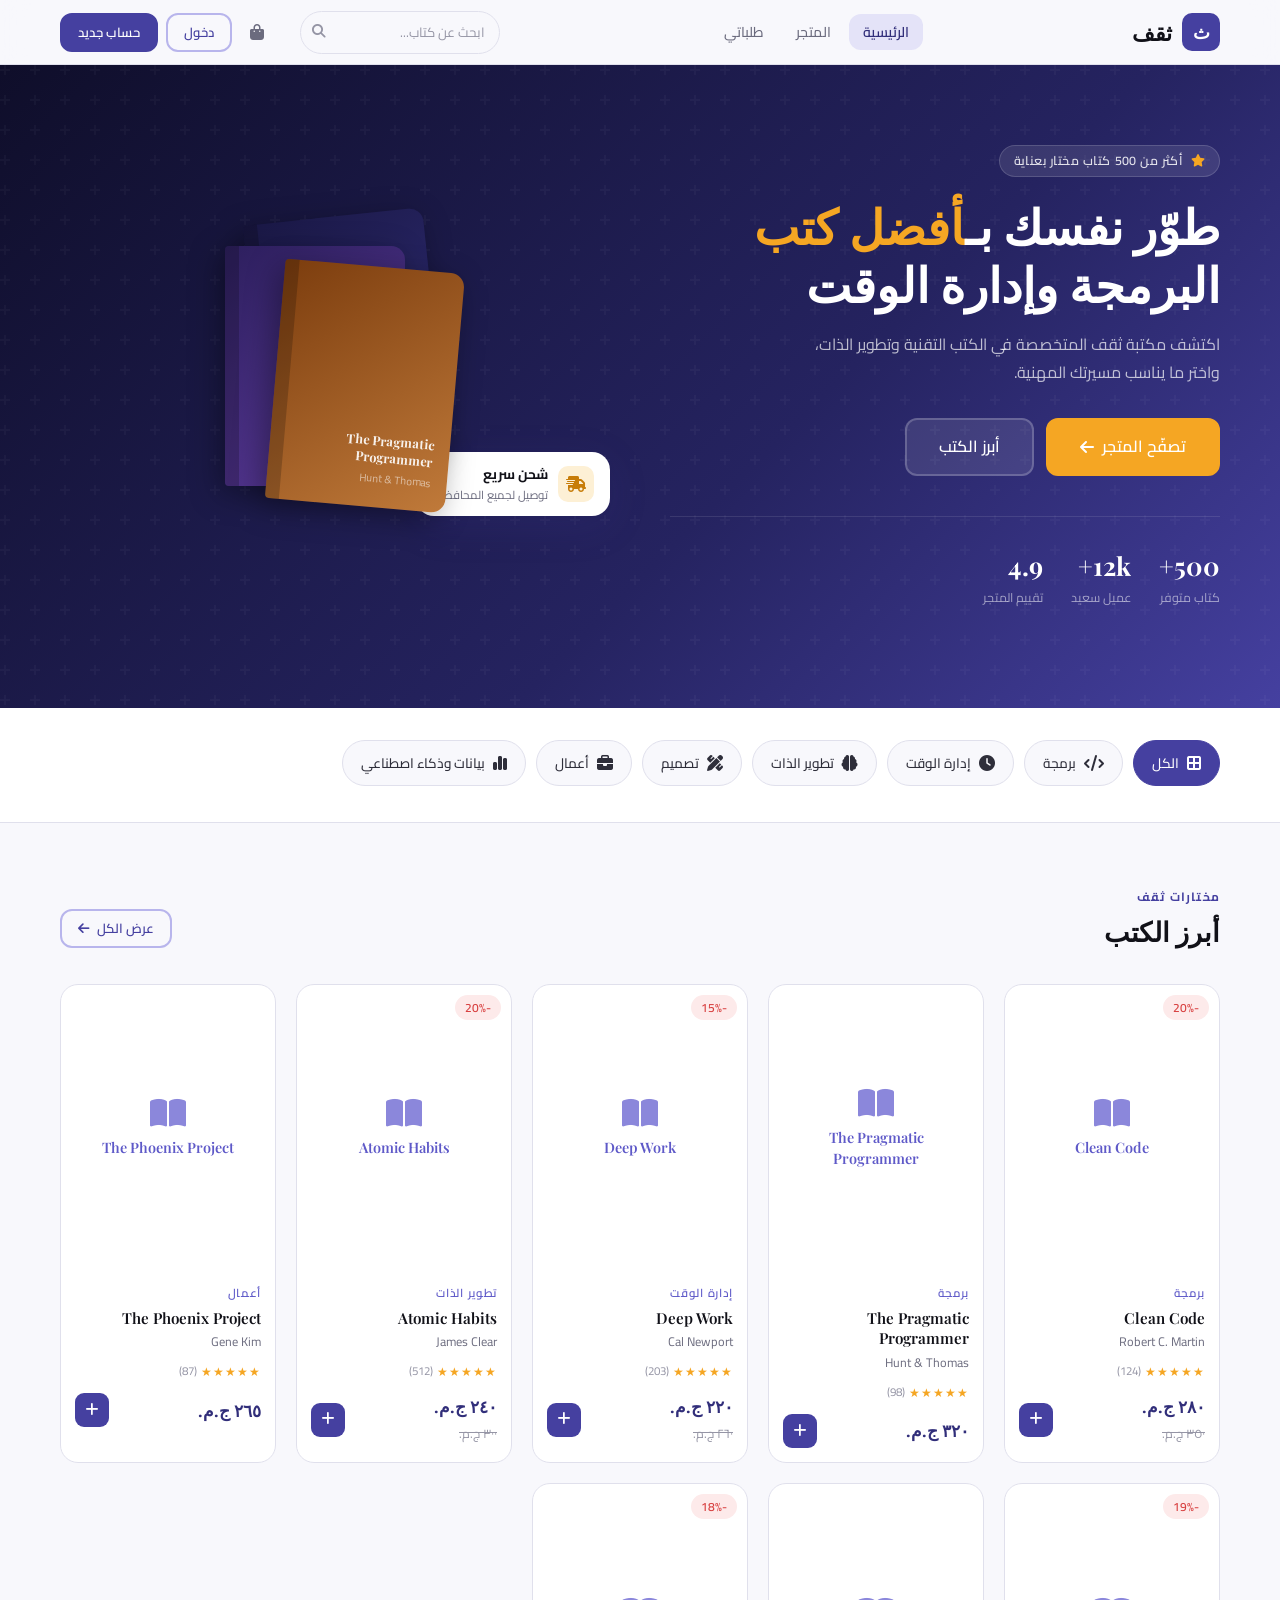
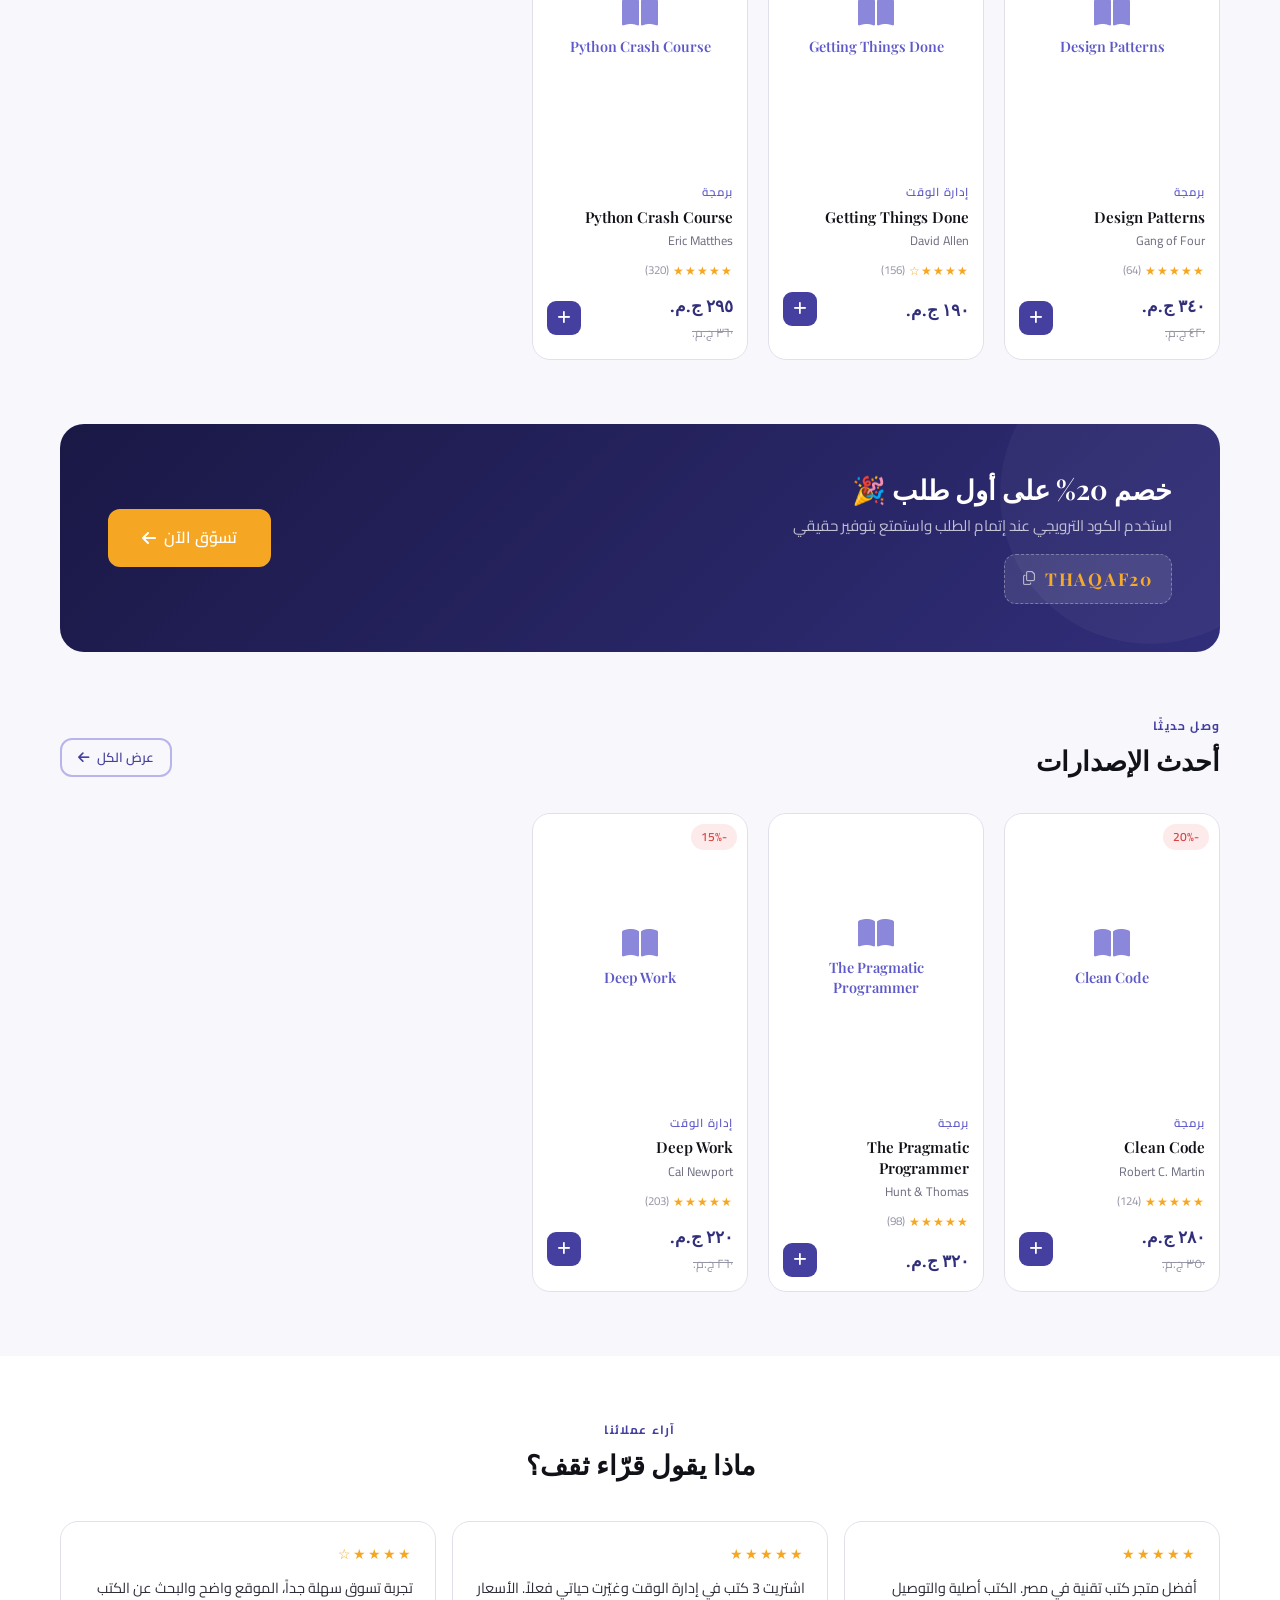
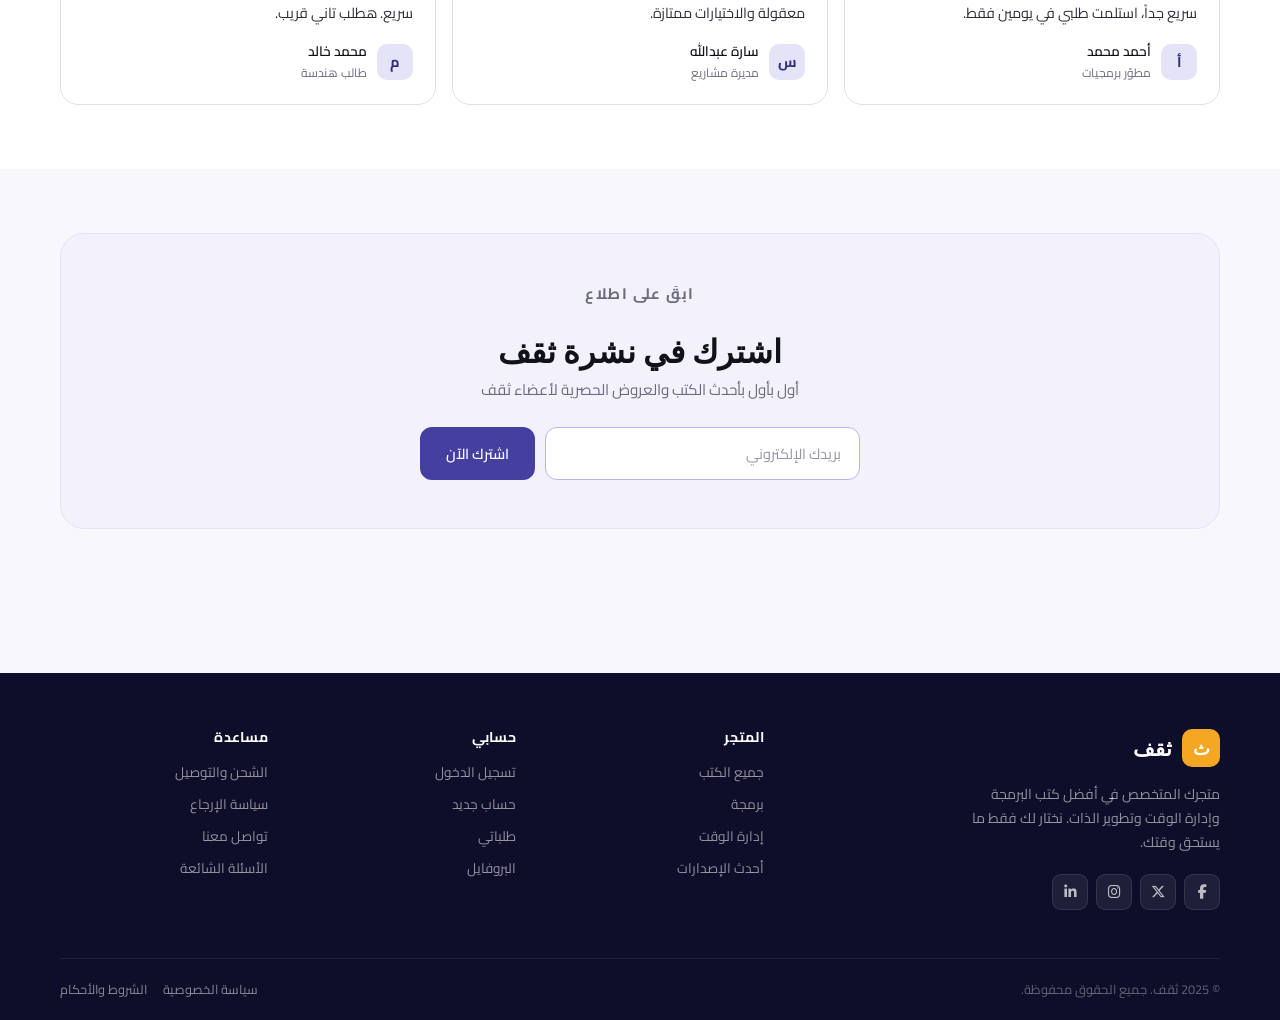
<file: pages/homepage/index.html>
<!DOCTYPE html>
<html lang="ar" dir="rtl">
<head>
  <meta charset="UTF-8">
  <meta name="viewport" content="width=device-width, initial-scale=1.0">
  <title>ثقف — كتب البرمجة وإدارة الوقت</title>
  <link rel="stylesheet" href="home.css">
  <link rel="stylesheet" href="https://cdnjs.cloudflare.com/ajax/libs/font-awesome/6.5.0/css/all.min.css">
</head>
<body>

<!-- ══════════════════════════════════════════
     NAVBAR
══════════════════════════════════════════ -->
<nav class="navbar" id="mainNavbar">
  <div class="container">
    <div class="navbar-inner">

      <a href="../homepage/index.html" class="nav-logo">
        <div class="nav-logo-icon">ث</div>
        <span class="nav-logo-name">ثقف</span>
      </a>

      <div class="nav-links">
        <a href="../homepage/index.html"          class="nav-link" data-page="home">الرئيسية</a>
        <a href="../shop/products.html"       class="nav-link" data-page="shop">المتجر</a>
        <a href="../orders/my-orders.html"    class="nav-link" data-page="orders">طلباتي</a>
      </div>

      <div class="nav-search">
        <i class="fa-solid fa-magnifying-glass nav-search-icon"></i>
        <input type="text" placeholder="ابحث عن كتاب..." id="navSearchInput">
      </div>

      <div class="nav-actions">
        <!-- Cart -->
        <a href="../cart/cart.html" class="nav-icon-btn" title="العربة">
          <i class="fa-solid fa-bag-shopping"></i>
          <span class="nav-badge" id="cartBadge" style="display:none">0</span>
        </a>

        <!-- Guest buttons -->
        <div class="nav-auth" id="navGuest">
          <a href="../auth/login.html" class="btn btn-outline btn-sm">دخول</a>
          <a href="../auth/register.html" class="btn btn-primary btn-sm">حساب جديد</a>
        </div>

        <!-- User avatar + dropdown -->
        <div class="nav-user hidden" id="navUser">
          <button class="nav-avatar" id="navAvatar">
            <span id="avatarText">م</span>
          </button>
          <div class="nav-dropdown" id="navDropdown">
            <div style="padding:10px 12px 8px; border-bottom:1px solid var(--border); margin-bottom:4px;">
              <div style="font-size:.85rem;font-weight:600;color:var(--text-main)" id="dropUserName"></div>
              <div style="font-size:.75rem;color:var(--text-hint)" id="dropUserEmail"></div>
            </div>
            <a href="../profile/profile.html" class="nav-dropdown-item">
              <i class="fa-regular fa-user"></i> حسابي
            </a>
            <a href="../orders/my-orders.html" class="nav-dropdown-item">
              <i class="fa-regular fa-bag-shopping"></i> طلباتي
            </a>
            <a href="../admin/index.html" class="nav-dropdown-item hidden" id="adminLink">
              <i class="fa-solid fa-gauge"></i> لوحة الإدارة
            </a>
            <div class="nav-dropdown-divider"></div>
            <button class="nav-dropdown-item danger" data-action="logout">
              <i class="fa-solid fa-arrow-right-from-bracket"></i> تسجيل الخروج
            </button>
          </div>
        </div>

        <!-- Mobile toggle -->
        <button class="nav-mobile-toggle" id="mobileToggle">
          <i class="fa-solid fa-bars"></i>
        </button>
      </div>
    </div>
  </div>

  <!-- Mobile menu -->
  <div class="nav-mobile-menu" id="mobileMenu">
    <a href="../homepage/index.html"       class="nav-mobile-link" data-page="home"><i class="fa-solid fa-house"></i> الرئيسية</a>
    <a href="../shop/products.html"    class="nav-mobile-link" data-page="shop"><i class="fa-solid fa-store"></i> المتجر</a>
    <a href="../orders/my-orders.html" class="nav-mobile-link" data-page="orders"><i class="fa-solid fa-box"></i> طلباتي</a>
    <a href="../profile/profile.html"  class="nav-mobile-link" data-page="profile"><i class="fa-solid fa-user"></i> حسابي</a>
  </div>
</nav>

<!-- ══════════════════════════════════════════
     HERO
══════════════════════════════════════════ -->
<section class="hero">
  <div class="container">
    <div class="hero-inner">

      <div class="hero-content">
        <div class="hero-eyebrow">
          <i class="fa-solid fa-star"></i>
          أكثر من 500 كتاب مختار بعناية
        </div>
        <h1 class="hero-title">
          طوّر نفسك بـ<span>أفضل كتب</span><br>البرمجة وإدارة الوقت
        </h1>
        <p class="hero-desc">
          اكتشف مكتبة ثقف المتخصصة في الكتب التقنية وتطوير الذات، 
          واختر ما يناسب مسيرتك المهنية.
        </p>
        <div class="hero-actions">
          <a href="../shop/products.html" class="btn btn-accent btn-lg">
            تصفّح المتجر <i class="fa-solid fa-arrow-left"></i>
          </a>
          <a href="#featured" class="btn btn-lg" style="background:rgba(255,255,255,.1);color:#fff;border-color:rgba(255,255,255,.2);">
            أبرز الكتب
          </a>
        </div>

        <div class="hero-stats">
          <div>
            <div class="hero-stat-num">500+</div>
            <div class="hero-stat-label">كتاب متوفر</div>
          </div>
          <div>
            <div class="hero-stat-num">12k+</div>
            <div class="hero-stat-label">عميل سعيد</div>
          </div>
          <div>
            <div class="hero-stat-num">4.9</div>
            <div class="hero-stat-label">تقييم المتجر</div>
          </div>
        </div>
      </div>

      <div class="hero-visual">
        <div class="hero-book-stack">
          <div class="hero-book">
            <div class="hero-book-spine"></div>
            <div class="hero-book-title">Clean Code</div>
            <div class="hero-book-author">Robert C. Martin</div>
          </div>
          <div class="hero-book">
            <div class="hero-book-spine"></div>
            <div class="hero-book-title">Deep Work</div>
            <div class="hero-book-author">Cal Newport</div>
          </div>
          <div class="hero-book">
            <div class="hero-book-spine"></div>
            <div class="hero-book-title">The Pragmatic Programmer</div>
            <div class="hero-book-author">Hunt & Thomas</div>
          </div>
        </div>

        <div class="hero-floating-badge">
          <div class="badge-icon"><i class="fa-solid fa-truck-fast"></i></div>
          <div>
            <div class="badge-text-main">شحن سريع</div>
            <div class="badge-text-sub">توصيل لجميع المحافظات</div>
          </div>
        </div>
      </div>

    </div>
  </div>
</section>

<!-- ══════════════════════════════════════════
     CATEGORIES STRIP
══════════════════════════════════════════ -->
<div class="categories-strip">
  <div class="container">
    <div class="categories-scroll" id="catStrip">
      <button class="cat-chip active" data-cat="all">
        <i class="fa-solid fa-border-all"></i> الكل
      </button>
      <button class="cat-chip" data-cat="programming">
        <i class="fa-solid fa-code"></i> برمجة
      </button>
      <button class="cat-chip" data-cat="productivity">
        <i class="fa-solid fa-clock"></i> إدارة الوقت
      </button>
      <button class="cat-chip" data-cat="selfdev">
        <i class="fa-solid fa-brain"></i> تطوير الذات
      </button>
      <button class="cat-chip" data-cat="design">
        <i class="fa-solid fa-pen-ruler"></i> تصميم
      </button>
      <button class="cat-chip" data-cat="business">
        <i class="fa-solid fa-briefcase"></i> أعمال
      </button>
      <button class="cat-chip" data-cat="data">
        <i class="fa-solid fa-chart-simple"></i> بيانات وذكاء اصطناعي
      </button>
    </div>
  </div>
</div>

<!-- ══════════════════════════════════════════
     FEATURED BOOKS
══════════════════════════════════════════ -->
<section id="featured">
  <div class="container">
    <div class="section-header-row section-header">
      <div>
        <p class="section-eyebrow">مختارات ثقف</p>
        <h2 class="section-title">أبرز الكتب</h2>
      </div>
      <a href="../shop/products.html" class="btn btn-outline btn-sm">
        عرض الكل <i class="fa-solid fa-arrow-left"></i>
      </a>
    </div>

    <div class="books-grid" id="featuredGrid">
      <!-- Skeleton loaders -->
      <div class="book-card book-card-skeleton" aria-hidden="true">
        <div class="book-card-img-placeholder"></div>
        <div class="book-card-body">
          <div class="skel" style="height:12px;width:50%;margin-bottom:8px;"></div>
          <div class="skel" style="height:16px;width:85%;margin-bottom:5px;"></div>
          <div class="skel" style="height:12px;width:60%;margin-bottom:14px;"></div>
          <div class="skel" style="height:14px;width:40%;"></div>
        </div>
      </div>
      <div class="book-card book-card-skeleton" aria-hidden="true">
        <div class="book-card-img-placeholder"></div>
        <div class="book-card-body">
          <div class="skel" style="height:12px;width:50%;margin-bottom:8px;"></div>
          <div class="skel" style="height:16px;width:85%;margin-bottom:5px;"></div>
          <div class="skel" style="height:12px;width:60%;margin-bottom:14px;"></div>
          <div class="skel" style="height:14px;width:40%;"></div>
        </div>
      </div>
      <div class="book-card book-card-skeleton" aria-hidden="true">
        <div class="book-card-img-placeholder"></div>
        <div class="book-card-body">
          <div class="skel" style="height:12px;width:50%;margin-bottom:8px;"></div>
          <div class="skel" style="height:16px;width:85%;margin-bottom:5px;"></div>
          <div class="skel" style="height:12px;width:60%;margin-bottom:14px;"></div>
          <div class="skel" style="height:14px;width:40%;"></div>
        </div>
      </div>
      <div class="book-card book-card-skeleton" aria-hidden="true">
        <div class="book-card-img-placeholder"></div>
        <div class="book-card-body">
          <div class="skel" style="height:12px;width:50%;margin-bottom:8px;"></div>
          <div class="skel" style="height:16px;width:85%;margin-bottom:5px;"></div>
          <div class="skel" style="height:12px;width:60%;margin-bottom:14px;"></div>
          <div class="skel" style="height:14px;width:40%;"></div>
        </div>
      </div>
    </div>
  </div>
</section>

<!-- ══════════════════════════════════════════
     PROMO BANNER
══════════════════════════════════════════ -->
<section style="padding:0 0 64px">
  <div class="container">
    <div class="promo-banner">
      <div class="promo-banner-content">
        <h2>خصم 20% على أول طلب 🎉</h2>
        <p>استخدم الكود الترويجي عند إتمام الطلب واستمتع بتوفير حقيقي</p>
        <div class="promo-code-box" id="promoCopyBtn" title="انقر للنسخ">
          <span>THAQAF20</span>
          <i class="fa-regular fa-copy" id="promoCopyIcon"></i>
        </div>
      </div>
      <div style="position:relative;z-index:1;">
        <a href="../shop/products.html" class="btn btn-accent btn-lg">
          تسوّق الآن <i class="fa-solid fa-arrow-left"></i>
        </a>
      </div>
    </div>
  </div>
</section>

<!-- ══════════════════════════════════════════
     NEW ARRIVALS
══════════════════════════════════════════ -->
<section style="padding-top:0">
  <div class="container">
    <div class="section-header-row section-header">
      <div>
        <p class="section-eyebrow">وصل حديثًا</p>
        <h2 class="section-title">أحدث الإصدارات</h2>
      </div>
      <a href="../shop/products.html?sort=newest" class="btn btn-outline btn-sm">
        عرض الكل <i class="fa-solid fa-arrow-left"></i>
      </a>
    </div>
    <div class="books-grid" id="newGrid">
      <div class="book-card book-card-skeleton" aria-hidden="true">
        <div class="book-card-img-placeholder"></div>
        <div class="book-card-body">
          <div class="skel" style="height:12px;width:50%;margin-bottom:8px;"></div>
          <div class="skel" style="height:16px;width:85%;margin-bottom:14px;"></div>
          <div class="skel" style="height:14px;width:40%;"></div>
        </div>
      </div>
      <div class="book-card book-card-skeleton" aria-hidden="true">
        <div class="book-card-img-placeholder"></div>
        <div class="book-card-body">
          <div class="skel" style="height:12px;width:50%;margin-bottom:8px;"></div>
          <div class="skel" style="height:16px;width:85%;margin-bottom:14px;"></div>
          <div class="skel" style="height:14px;width:40%;"></div>
        </div>
      </div>
      <div class="book-card book-card-skeleton" aria-hidden="true">
        <div class="book-card-img-placeholder"></div>
        <div class="book-card-body">
          <div class="skel" style="height:12px;width:50%;margin-bottom:8px;"></div>
          <div class="skel" style="height:16px;width:85%;margin-bottom:14px;"></div>
          <div class="skel" style="height:14px;width:40%;"></div>
        </div>
      </div>
    </div>
  </div>
</section>

<!-- ══════════════════════════════════════════
     TESTIMONIALS
══════════════════════════════════════════ -->
<section style="background:#fff;padding:64px 0;">
  <div class="container">
    <div class="section-header" style="text-align:center;margin-bottom:40px;">
      <p class="section-eyebrow">آراء عملائنا</p>
      <h2 class="section-title">ماذا يقول قرّاء ثقف؟</h2>
    </div>
    <div class="testimonials-grid">
      <div class="testimonial-card" style="animation-delay:.0s">
        <div class="testimonial-stars">★★★★★</div>
        <p class="testimonial-text">أفضل متجر كتب تقنية في مصر. الكتب أصلية والتوصيل سريع جداً، استلمت طلبي في يومين فقط.</p>
        <div class="testimonial-author">
          <div class="testimonial-avatar">أ</div>
          <div>
            <div class="testimonial-name">أحمد محمد</div>
            <div class="testimonial-role">مطوّر برمجيات</div>
          </div>
        </div>
      </div>
      <div class="testimonial-card" style="animation-delay:.1s">
        <div class="testimonial-stars">★★★★★</div>
        <p class="testimonial-text">اشتريت 3 كتب في إدارة الوقت وغيّرت حياتي فعلاً. الأسعار معقولة والاختيارات ممتازة.</p>
        <div class="testimonial-author">
          <div class="testimonial-avatar">س</div>
          <div>
            <div class="testimonial-name">سارة عبدالله</div>
            <div class="testimonial-role">مديرة مشاريع</div>
          </div>
        </div>
      </div>
      <div class="testimonial-card" style="animation-delay:.2s">
        <div class="testimonial-stars">★★★★☆</div>
        <p class="testimonial-text">تجربة تسوق سهلة جداً، الموقع واضح والبحث عن الكتب سريع. هطلب تاني قريب.</p>
        <div class="testimonial-author">
          <div class="testimonial-avatar">م</div>
          <div>
            <div class="testimonial-name">محمد خالد</div>
            <div class="testimonial-role">طالب هندسة</div>
          </div>
        </div>
      </div>
    </div>
  </div>
</section>

<!-- ══════════════════════════════════════════
     NEWSLETTER
══════════════════════════════════════════ -->
<section>
  <div class="container">
    <div class="newsletter-section">
      <p class="section-eyebrow">ابقَ على اطلاع</p>
      <h2>اشترك في نشرة ثقف</h2>
      <p>أول بأول بأحدث الكتب والعروض الحصرية لأعضاء ثقف</p>
      <div class="newsletter-form">
        <input type="email" id="newsletterEmail" placeholder="بريدك الإلكتروني">
        <button class="btn btn-primary" id="newsletterBtn">اشترك الآن</button>
      </div>
    </div>
  </div>
</section>

<!-- ══════════════════════════════════════════
     FOOTER
══════════════════════════════════════════ -->
<footer class="footer">
  <div class="container">
    <div class="footer-grid">
      <div class="footer-brand">
        <div class="footer-logo">
          <div class="footer-logo-icon">ث</div>
          <span class="footer-logo-name">ثقف</span>
        </div>
        <p class="footer-desc">متجرك المتخصص في أفضل كتب البرمجة وإدارة الوقت وتطوير الذات. نختار لك فقط ما يستحق وقتك.</p>
        <div class="footer-social">
          <a href="#" class="footer-social-btn"><i class="fa-brands fa-facebook-f"></i></a>
          <a href="#" class="footer-social-btn"><i class="fa-brands fa-x-twitter"></i></a>
          <a href="#" class="footer-social-btn"><i class="fa-brands fa-instagram"></i></a>
          <a href="#" class="footer-social-btn"><i class="fa-brands fa-linkedin-in"></i></a>
        </div>
      </div>
      <div class="footer-col">
        <h4>المتجر</h4>
        <div class="footer-links">
          <a href="../shop/products.html">جميع الكتب</a>
          <a href="../shop/products.html?cat=programming">برمجة</a>
          <a href="../shop/products.html?cat=productivity">إدارة الوقت</a>
          <a href="../shop/products.html?sort=newest">أحدث الإصدارات</a>
        </div>
      </div>
      <div class="footer-col">
        <h4>حسابي</h4>
        <div class="footer-links">
          <a href="../auth/login.html">تسجيل الدخول</a>
          <a href="../auth/register.html">حساب جديد</a>
          <a href="../orders/my-orders.html">طلباتي</a>
          <a href="../profile/profile.html">البروفايل</a>
        </div>
      </div>
      <div class="footer-col">
        <h4>مساعدة</h4>
        <div class="footer-links">
          <a href="#">الشحن والتوصيل</a>
          <a href="#">سياسة الإرجاع</a>
          <a href="#">تواصل معنا</a>
          <a href="#">الأسئلة الشائعة</a>
        </div>
      </div>
    </div>
    <div class="footer-bottom">
      <span>© 2025 ثقف. جميع الحقوق محفوظة.</span>
      <div style="display:flex;gap:16px;">
        <a href="#">سياسة الخصوصية</a>
        <a href="#">الشروط والأحكام</a>
      </div>
    </div>
  </div>
</footer>

<div id="toast-container"></div>

<script src="../../assets/js/utils.js"></script>
<script src="../../assets/js/auth.js"></script>
<script src="../../assets/js/api.js"></script>
<script src="../../assets/js/navbar.js"></script>
<script src="home.js"></script>
</body>
</html>
</file>
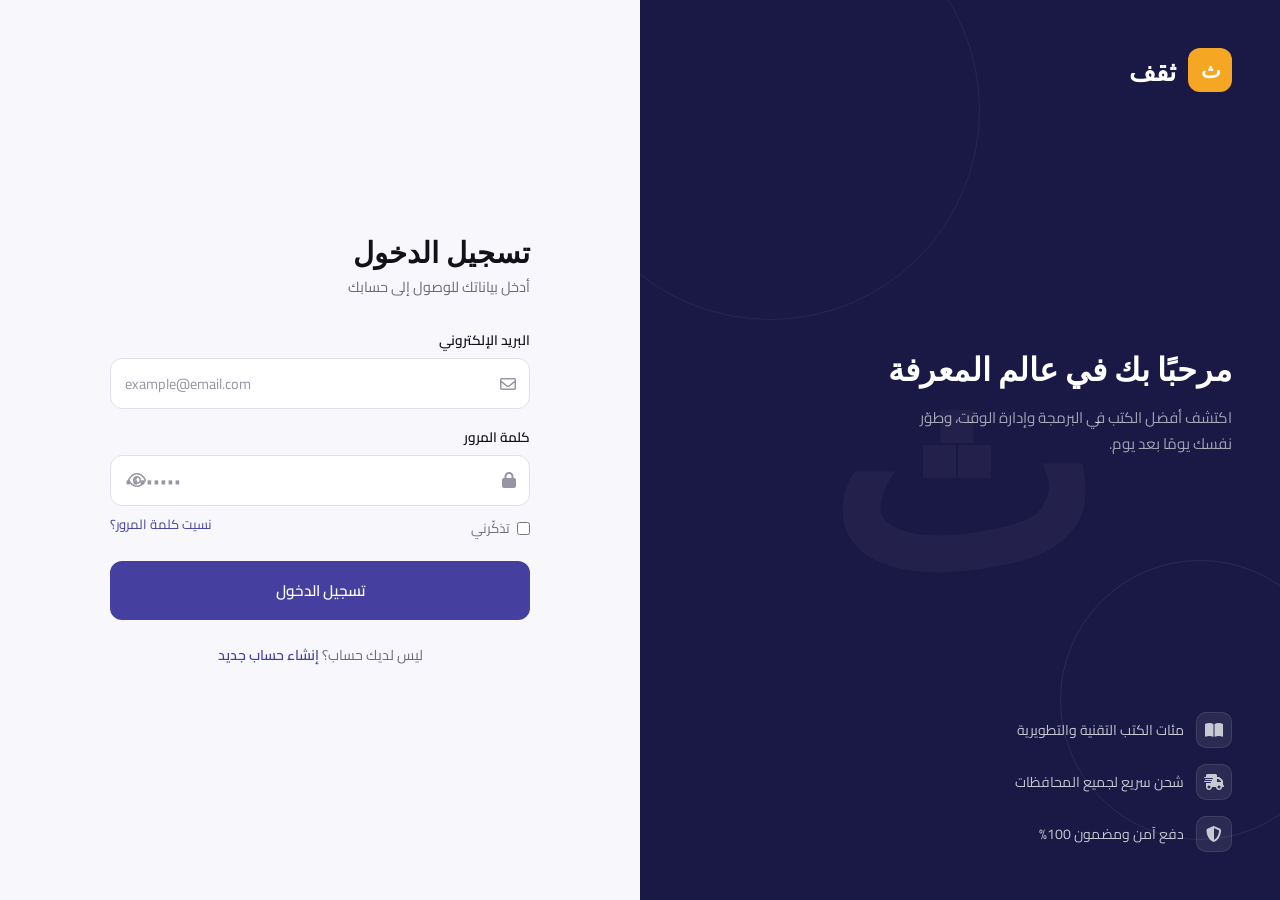
<file: pages/auth/login.html>
<!DOCTYPE html>
<html lang="ar" dir="rtl">
<head>
  <meta charset="UTF-8">
  <meta name="viewport" content="width=device-width, initial-scale=1.0">
  <title>تسجيل الدخول — ثقف</title>
  <link rel="stylesheet" href="auth.css">
  <link rel="stylesheet" href="https://cdnjs.cloudflare.com/ajax/libs/font-awesome/6.5.0/css/all.min.css">
</head>
<body>

<div class="auth-page">

  <!-- ── Left: Brand Panel ── -->
  <aside class="auth-brand">
    <div class="brand-decoration">ث</div>

    <div class="brand-logo">
      <div class="brand-logo-icon">ث</div>
      <span class="brand-logo-name">ثقف</span>
    </div>

    <div class="brand-content">
      <h2>مرحبًا بك في عالم المعرفة</h2>
      <p>اكتشف أفضل الكتب في البرمجة وإدارة الوقت، وطوّر نفسك يومًا بعد يوم.</p>
    </div>

    <div class="brand-features">
      <div class="brand-feature">
        <div class="brand-feature-icon"><i class="fa-solid fa-book-open"></i></div>
        <span>مئات الكتب التقنية والتطويرية</span>
      </div>
      <div class="brand-feature">
        <div class="brand-feature-icon"><i class="fa-solid fa-truck-fast"></i></div>
        <span>شحن سريع لجميع المحافظات</span>
      </div>
      <div class="brand-feature">
        <div class="brand-feature-icon"><i class="fa-solid fa-shield-halved"></i></div>
        <span>دفع آمن ومضمون 100%</span>
      </div>
    </div>
  </aside>

  <!-- ── Right: Form Panel ── -->
  <main class="auth-form-panel">
    <div class="auth-form-wrap">

      <div class="auth-header">
        <h1>تسجيل الدخول</h1>
        <p>أدخل بياناتك للوصول إلى حسابك</p>
      </div>

      <form class="auth-form" id="loginForm" novalidate>

        <!-- Email -->
        <div class="form-group">
          <label class="form-label" for="email">البريد الإلكتروني</label>
          <div class="input-icon-wrap">
            <i class="fa-regular fa-envelope input-icon"></i>
            <input
              type="email"
              id="email"
              class="form-input"
              placeholder="example@email.com"
              autocomplete="email"
              dir="ltr"
            >
          </div>
        </div>

        <!-- Password -->
        <div class="form-group">
          <label class="form-label" for="password">كلمة المرور</label>
          <div class="input-icon-wrap">
            <i class="fa-solid fa-lock input-icon"></i>
            <input
              type="password"
              id="password"
              class="form-input"
              placeholder="••••••••"
              autocomplete="current-password"
              dir="ltr"
            >
            <button type="button" class="input-eye" id="togglePassword" aria-label="إظهار/إخفاء كلمة المرور">
              <i class="fa-regular fa-eye" id="eyeIcon"></i>
            </button>
          </div>
        </div>

        <!-- Remember & Forgot -->
        <div style="display:flex; align-items:center; justify-content:space-between; margin-top:-6px;">
          <label style="display:flex;align-items:center;gap:7px;font-size:.83rem;color:var(--text-muted);cursor:pointer;">
            <input type="checkbox" id="rememberMe" style="accent-color:var(--brand-500);cursor:pointer;">
            تذكّرني
          </label>
          <span class="auth-forgot">نسيت كلمة المرور؟</span>
        </div>

        <!-- Submit -->
        <button type="submit" class="btn btn-primary btn-full auth-submit" id="submitBtn">
          تسجيل الدخول
        </button>

      </form>

      <div class="auth-footer">
        ليس لديك حساب؟
        <a href="register.html">إنشاء حساب جديد</a>
      </div>

    </div>
  </main>

</div>

<!-- Toast container -->
<div id="toast-container"></div>

<script src="../../assets/js/utils.js"></script>
<script src="../../assets/js/auth.js"></script>
<script src="../../assets/js/api.js"></script>
<script src="auth.js"></script>
</body>
</html>
</file>
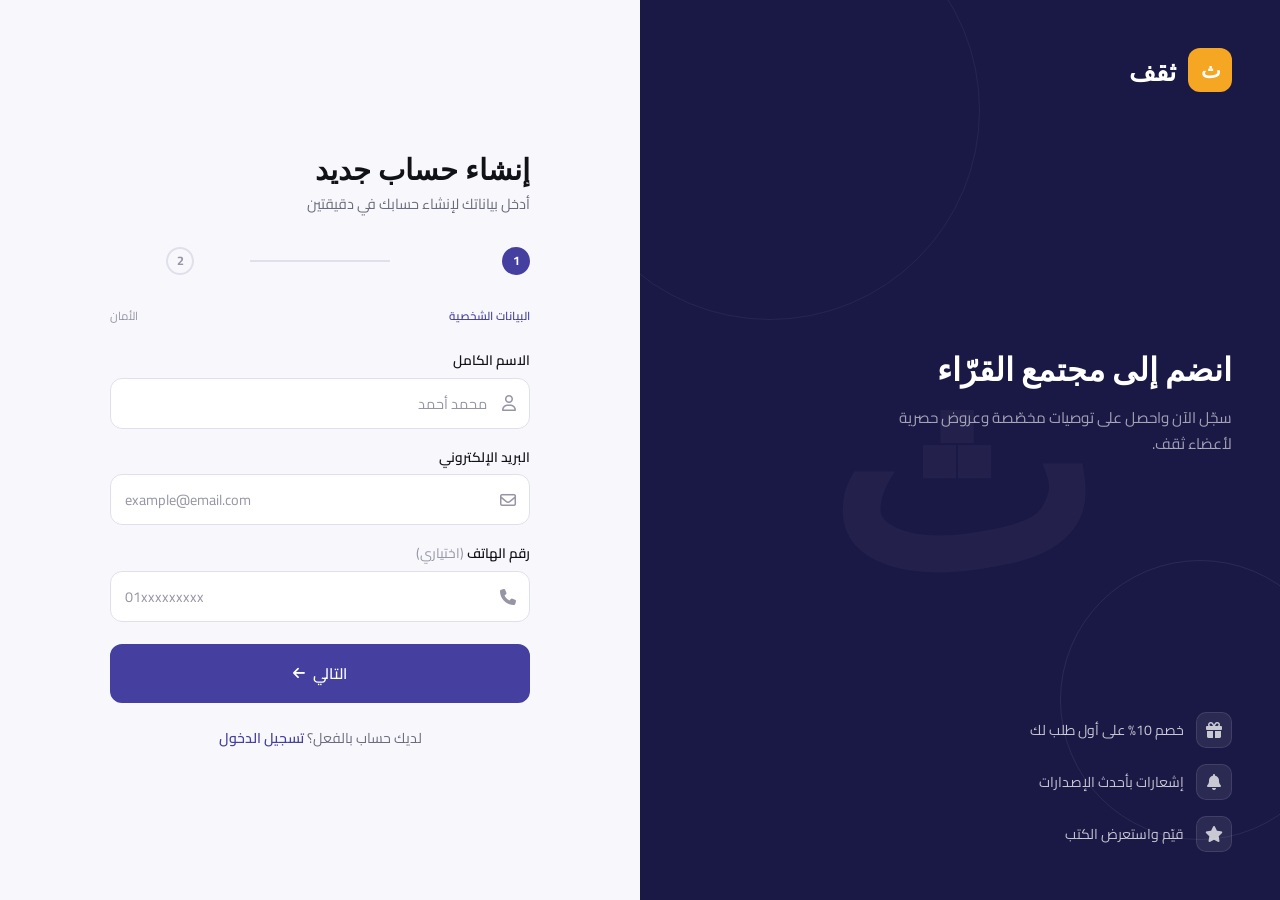
<file: pages/auth/register.html>
<!DOCTYPE html>
<html lang="ar" dir="rtl">
<head>
  <meta charset="UTF-8">
  <meta name="viewport" content="width=device-width, initial-scale=1.0">
  <title>إنشاء حساب — ثقف</title>
  <link rel="stylesheet" href="auth.css">
  <link rel="stylesheet" href="https://cdnjs.cloudflare.com/ajax/libs/font-awesome/6.5.0/css/all.min.css">
</head>
<body>

<div class="auth-page">

  <!-- ── Left: Brand Panel ── -->
  <aside class="auth-brand">
    <div class="brand-decoration">ث</div>

    <div class="brand-logo">
      <div class="brand-logo-icon">ث</div>
      <span class="brand-logo-name">ثقف</span>
    </div>

    <div class="brand-content">
      <h2>انضم إلى مجتمع القرّاء</h2>
      <p>سجّل الآن واحصل على توصيات مخصّصة وعروض حصرية لأعضاء ثقف.</p>
    </div>

    <div class="brand-features">
      <div class="brand-feature">
        <div class="brand-feature-icon"><i class="fa-solid fa-gift"></i></div>
        <span>خصم 10% على أول طلب لك</span>
      </div>
      <div class="brand-feature">
        <div class="brand-feature-icon"><i class="fa-solid fa-bell"></i></div>
        <span>إشعارات بأحدث الإصدارات</span>
      </div>
      <div class="brand-feature">
        <div class="brand-feature-icon"><i class="fa-solid fa-star"></i></div>
        <span>قيّم واستعرض الكتب</span>
      </div>
    </div>
  </aside>

  <!-- ── Right: Form Panel ── -->
  <main class="auth-form-panel">
    <div class="auth-form-wrap">

      <div class="auth-header">
        <h1>إنشاء حساب جديد</h1>
        <p>أدخل بياناتك لإنشاء حسابك في دقيقتين</p>
      </div>

      <!-- Steps indicator -->
      <div class="auth-steps" id="stepsBar">
        <div class="auth-step">
          <div class="step-num active" id="stepNum1">1</div>
        </div>
        <div class="step-line" id="stepLine1"></div>
        <div class="auth-step" style="justify-content:center">
          <div class="step-num" id="stepNum2">2</div>
        </div>
      </div>
      <div style="display:flex;justify-content:space-between;margin-top:4px;margin-bottom:24px;">
        <span class="step-label active" id="stepLabel1">البيانات الشخصية</span>
        <span class="step-label" id="stepLabel2">الأمان</span>
      </div>

      <form id="registerForm" novalidate>

        <!-- ── Step 1 ── -->
        <div class="step-wrapper active" id="step1">

          <div class="form-group">
            <label class="form-label" for="fullName">الاسم الكامل</label>
            <div class="input-icon-wrap">
              <i class="fa-regular fa-user input-icon"></i>
              <input type="text" id="fullName" class="form-input" placeholder="محمد أحمد">
            </div>
          </div>

          <div class="form-group">
            <label class="form-label" for="regEmail">البريد الإلكتروني</label>
            <div class="input-icon-wrap">
              <i class="fa-regular fa-envelope input-icon"></i>
              <input type="email" id="regEmail" class="form-input" placeholder="example@email.com" dir="ltr">
            </div>
          </div>

          <div class="form-group">
            <label class="form-label" for="phone">رقم الهاتف <span style="color:var(--text-hint);font-weight:400">(اختياري)</span></label>
            <div class="input-icon-wrap">
              <i class="fa-solid fa-phone input-icon"></i>
              <input type="tel" id="phone" class="form-input" placeholder="01xxxxxxxxx" dir="ltr">
            </div>
          </div>

          <button type="button" class="btn btn-primary btn-full auth-submit" id="nextBtn">
            التالي <i class="fa-solid fa-arrow-left" style="font-size:.85rem"></i>
          </button>
        </div>

        <!-- ── Step 2 ── -->
        <div class="step-wrapper" id="step2">

          <div class="form-group">
            <label class="form-label" for="regPassword">كلمة المرور</label>
            <div class="input-icon-wrap">
              <i class="fa-solid fa-lock input-icon"></i>
              <input type="password" id="regPassword" class="form-input" placeholder="8 أحرف على الأقل" dir="ltr">
              <button type="button" class="input-eye" id="toggleReg" aria-label="إظهار/إخفاء">
                <i class="fa-regular fa-eye" id="eyeReg"></i>
              </button>
            </div>
            <!-- Password strength -->
            <div id="strengthBar" style="height:4px;border-radius:4px;background:var(--border);margin-top:6px;overflow:hidden;">
              <div id="strengthFill" style="height:100%;width:0%;border-radius:4px;transition:all .3s ease;"></div>
            </div>
            <span id="strengthLabel" style="font-size:.75rem;color:var(--text-hint);"></span>
          </div>

          <div class="form-group">
            <label class="form-label" for="confirmPassword">تأكيد كلمة المرور</label>
            <div class="input-icon-wrap">
              <i class="fa-solid fa-lock input-icon"></i>
              <input type="password" id="confirmPassword" class="form-input" placeholder="••••••••" dir="ltr">
            </div>
          </div>

          <label class="auth-terms">
            <input type="checkbox" id="agreeTerms">
            <span>أوافق على <a href="#">الشروط والأحكام</a> وسياسة <a href="#">الخصوصية</a></span>
          </label>

          <div style="display:flex;gap:10px;">
            <button type="button" class="btn btn-outline" id="backBtn" style="flex:0 0 auto;padding:13px 18px;">
              <i class="fa-solid fa-arrow-right" style="font-size:.85rem"></i>
            </button>
            <button type="submit" class="btn btn-primary btn-full auth-submit" id="submitRegBtn">
              إنشاء الحساب
            </button>
          </div>

        </div>

      </form>

      <div class="auth-footer">
        لديك حساب بالفعل؟
        <a href="login.html">تسجيل الدخول</a>
      </div>

    </div>
  </main>

</div>

<div id="toast-container"></div>

<script src="../../assets/js/api.js"></script>
<script src="../../assets/js/auth.js"></script>
<script src="../../assets/js/utils.js"></script>
<script src="auth.js"></script>
</body>
</html>
</file>
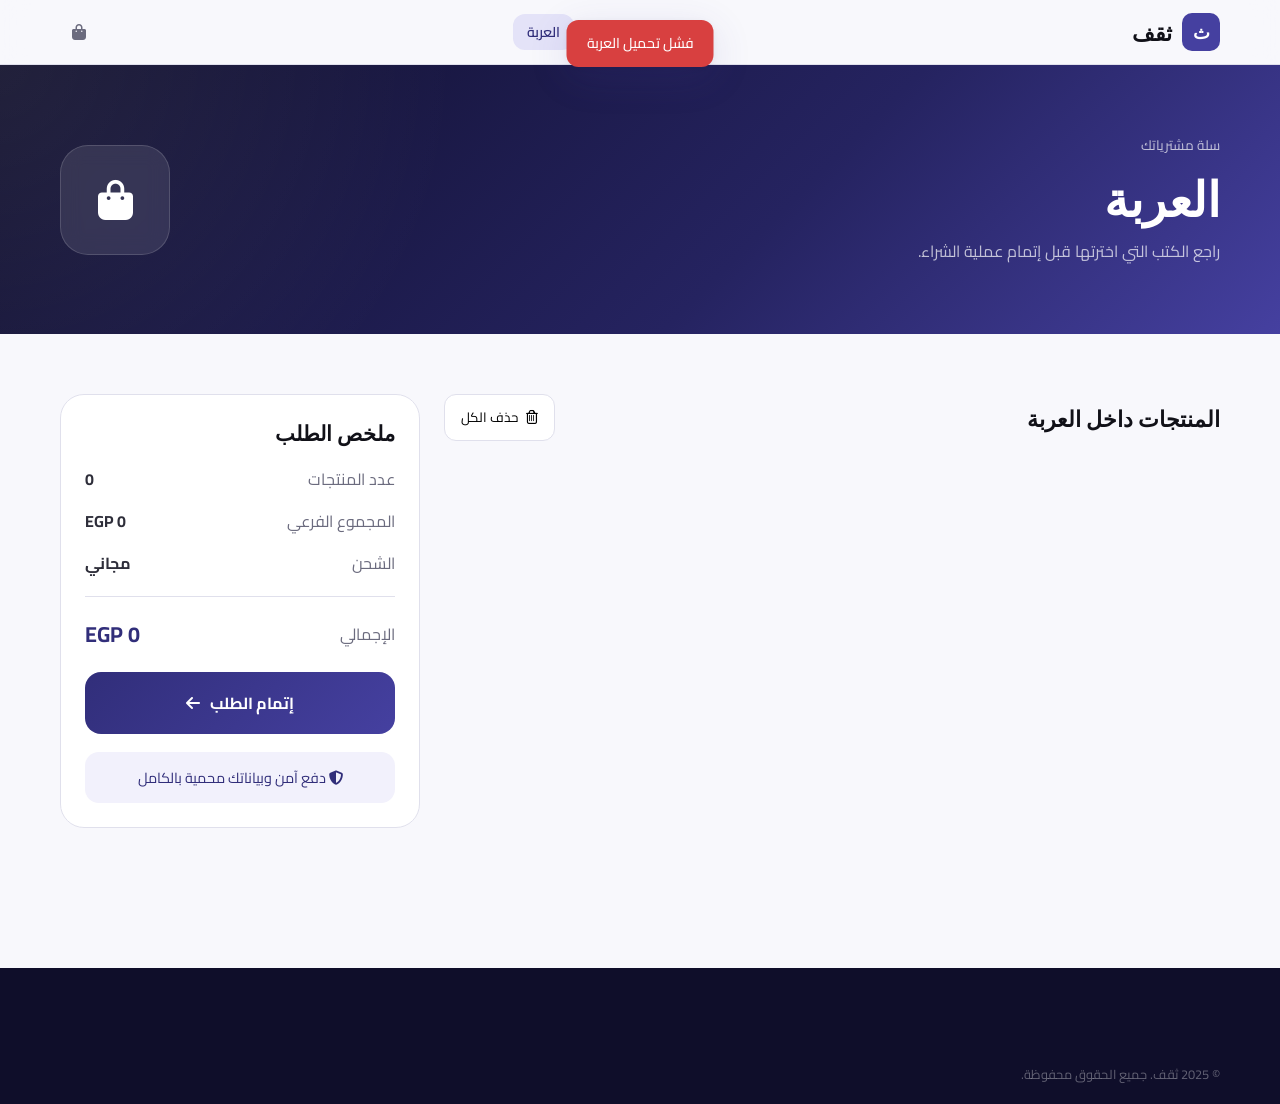
<file: pages/cart/cart.html>
<!DOCTYPE html>
<html lang="ar" dir="rtl">
<head>
  <meta charset="UTF-8" />
  <meta name="viewport" content="width=device-width, initial-scale=1.0" />
  <title>العربة | ثقف</title>

  <link rel="stylesheet" href="cart.css" />
  <link rel="stylesheet" href="https://cdnjs.cloudflare.com/ajax/libs/font-awesome/6.5.0/css/all.min.css">
</head>
<body>

  <!-- NAVBAR -->
  <nav class="navbar" id="mainNavbar">
    <div class="container">
      <div class="navbar-inner">

        <a href="../homepage/index.html" class="nav-logo">
          <div class="nav-logo-icon">ث</div>
          <span class="nav-logo-name">ثقف</span>
        </a>

        <div class="nav-links">
          <a href="../homepage/index.html" class="nav-link">الرئيسية</a>
          <a href="../shop/products.html" class="nav-link">المتجر</a>
          <a href="../cart/cart.html" class="nav-link active">العربة</a>
        </div>

        <div class="nav-actions">
          <a href="../cart/cart.html" class="nav-icon-btn active">
            <i class="fa-solid fa-bag-shopping"></i>
            <span class="nav-badge" id="cartBadge">0</span>
          </a>
        </div>

      </div>
    </div>
  </nav>


  <!-- HERO -->
  <section class="cart-hero">
    <div class="container">
      <div class="cart-hero-content">
        <div>
          <p class="cart-eyebrow">سلة مشترياتك</p>
          <h1>العربة</h1>
          <p>راجع الكتب التي اخترتها قبل إتمام عملية الشراء.</p>
        </div>

        <div class="cart-hero-icon">
          <i class="fa-solid fa-bag-shopping"></i>
        </div>
      </div>
    </div>
  </section>


  <!-- CART CONTENT -->
  <section class="cart-section">
    <div class="container">

      <div class="cart-layout">

        <!-- ITEMS -->
        <div>

          <div class="cart-topbar">
            <h2>المنتجات داخل العربة</h2>
            <button id="clearCartBtn" class="clear-cart-btn">
              <i class="fa-regular fa-trash-can"></i>
              حذف الكل
            </button>
          </div>

          <div id="cartItems" class="cart-items">
            <!-- Dynamic -->
          </div>

        </div>


        <!-- SUMMARY -->
        <aside class="cart-summary">

          <div class="summary-card">

            <div class="summary-header">
              <h3>ملخص الطلب</h3>
            </div>

            <div class="summary-row">
              <span>عدد المنتجات</span>
              <strong id="summaryItems">0</strong>
            </div>

            <div class="summary-row">
              <span>المجموع الفرعي</span>
              <strong id="summarySubtotal">0 EGP</strong>
            </div>

            <div class="summary-row">
              <span>الشحن</span>
              <strong>مجاني</strong>
            </div>

            <div class="summary-divider"></div>

            <div class="summary-row total">
              <span>الإجمالي</span>
              <strong id="summaryTotal">0 EGP</strong>
            </div>

            <button class="checkout-btn" id="checkoutBtn">
              إتمام الطلب
              <i class="fa-solid fa-arrow-left"></i>
            </button>

            <div class="secure-box">
              <i class="fa-solid fa-shield-halved"></i>
              دفع آمن وبياناتك محمية بالكامل
            </div>

          </div>

        </aside>

      </div>


      <!-- EMPTY -->
      <div class="empty-cart hidden" id="emptyCart">
        <div class="empty-cart-icon">
          <i class="fa-solid fa-bag-shopping"></i>
        </div>

        <h2>العربة فارغة</h2>
        <p>لم تقم بإضافة أي كتب بعد. ابدأ رحلتك المعرفية الآن ✨</p>

        <a href="../shop/products.html" class="shop-btn">
          تصفح الكتب
          <i class="fa-solid fa-arrow-left"></i>
        </a>
      </div>

    </div>
  </section>


  <!-- FOOTER -->
  <footer class="footer">
    <div class="container">
      <div class="footer-bottom" style="padding-top:40px;">
        <span>© 2025 ثقف. جميع الحقوق محفوظة.</span>
      </div>
    </div>
  </footer>


  <div id="toast-container"></div>

  <script src="../../assets/js/utils.js"></script>
  <script src="../../assets/js/auth.js"></script>
  <script src="../../assets/js/api.js"></script>
  <script src="../../assets/js/navbar.js"></script>
  <script src="cart.js"></script>

</body>
</html>
</file>
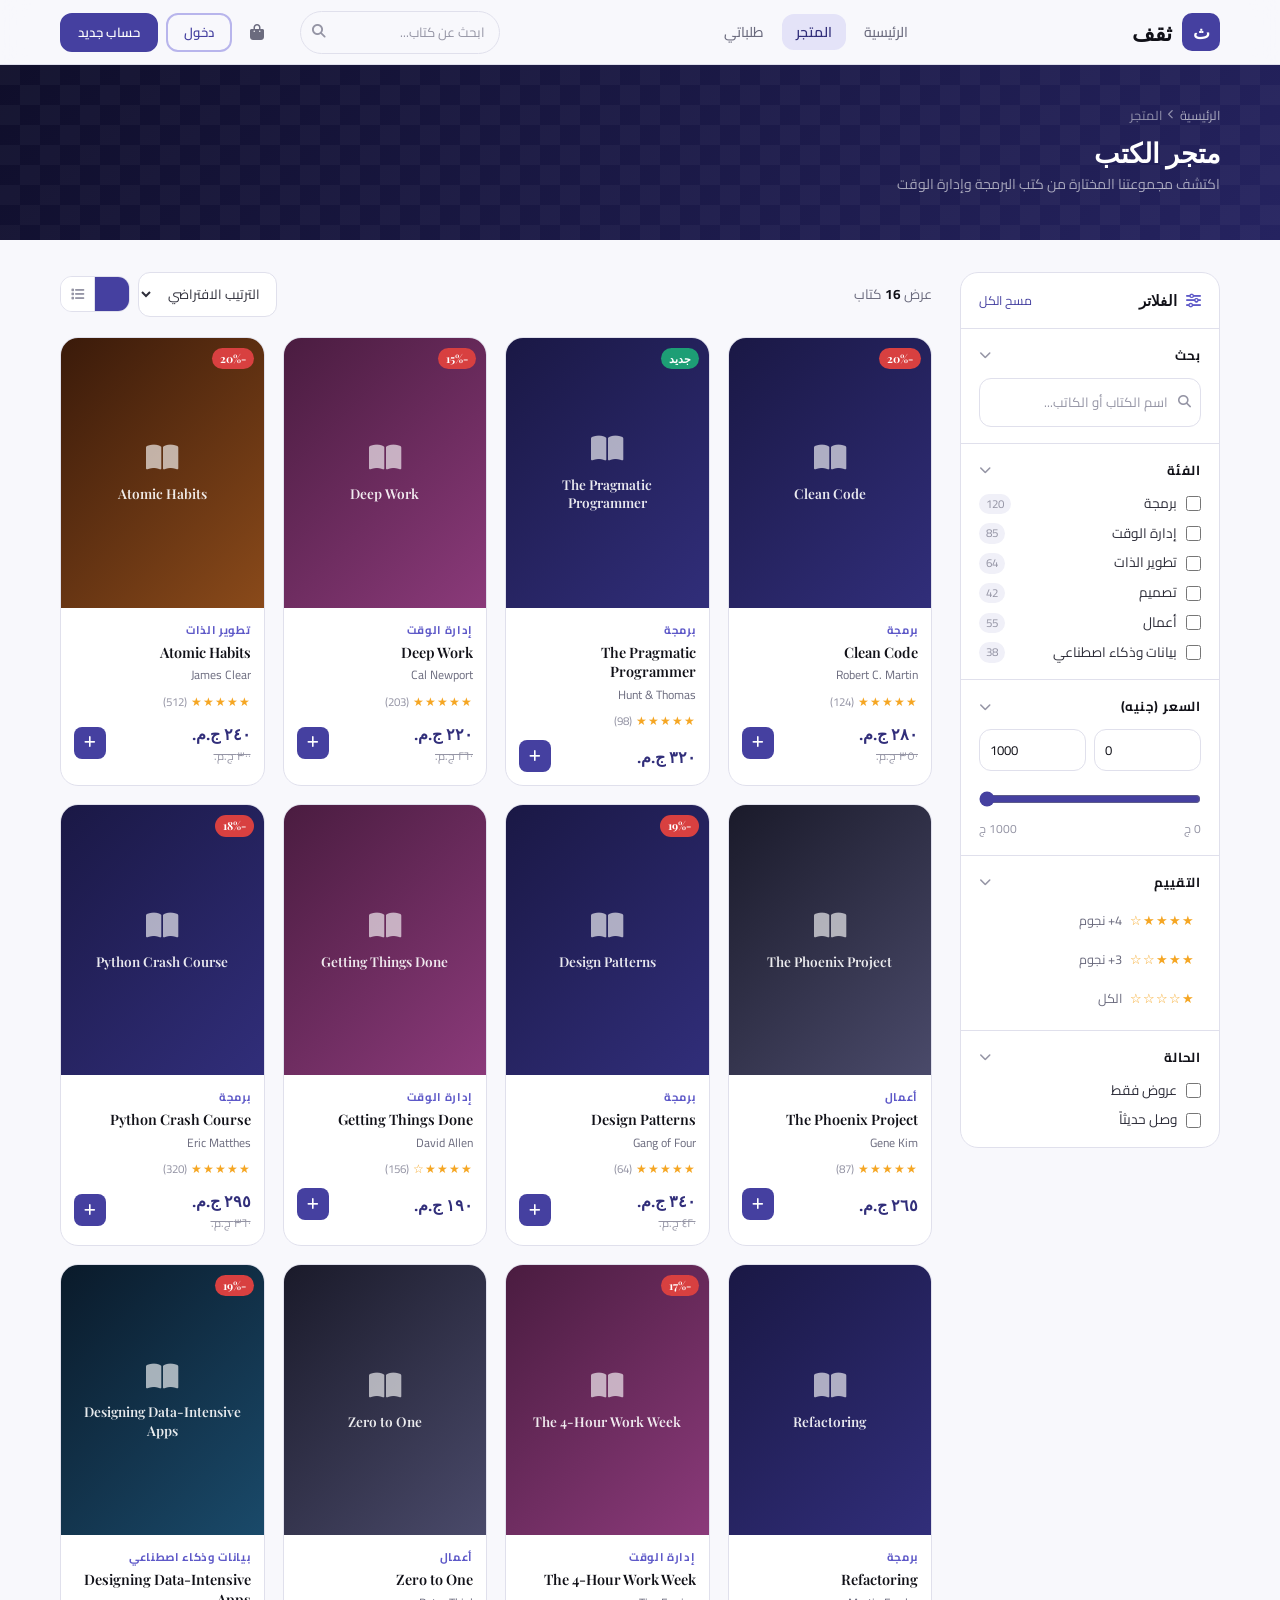
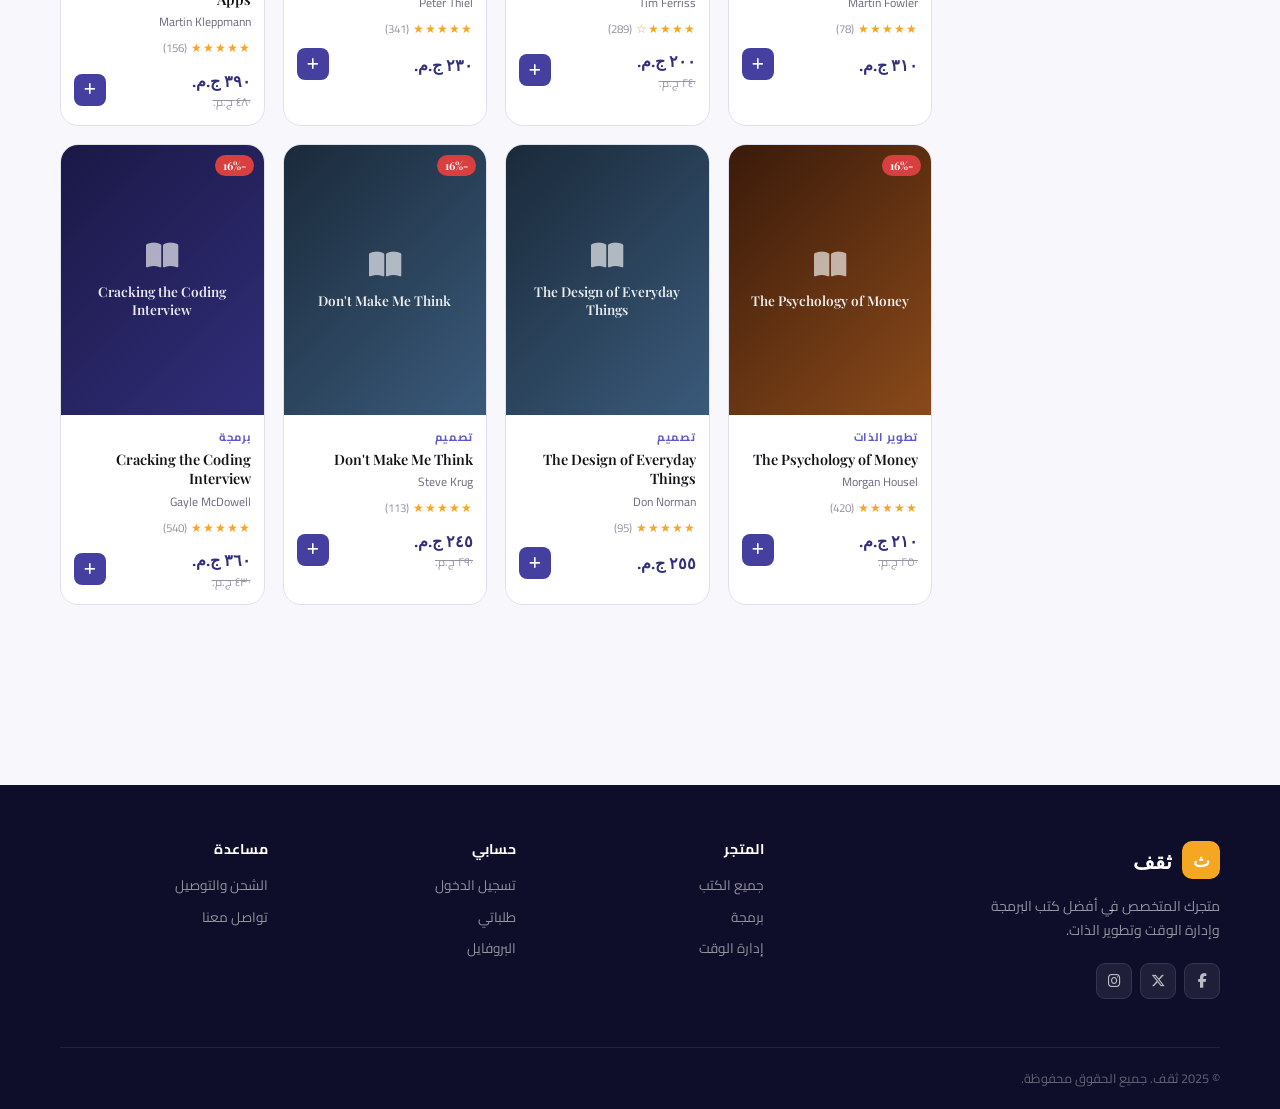
<file: pages/shop/product-detail.html>
<!DOCTYPE html>
<html lang="ar" dir="rtl">
<head>
  <meta charset="UTF-8">
  <meta name="viewport" content="width=device-width, initial-scale=1.0">
  <title>تفاصيل الكتاب — ثقف</title>
  <link rel="stylesheet" href="product-detail.css">
  <link rel="stylesheet" href="https://cdnjs.cloudflare.com/ajax/libs/font-awesome/6.5.0/css/all.min.css">
</head>
<body>

<!-- ══════════════ NAVBAR ══════════════ -->
<nav class="navbar" id="mainNavbar">
  <div class="container">
    <div class="navbar-inner">
      <a href="../homepage/index.html" class="nav-logo">
        <div class="nav-logo-icon">ث</div>
        <span class="nav-logo-name">ثقف</span>
      </a>
      <div class="nav-links">
        <a href="../homepage/index.html"       class="nav-link" data-page="home">الرئيسية</a>
        <a href="../shop/products.html"    class="nav-link" data-page="shop">المتجر</a>
        <a href="../orders/my-orders.html" class="nav-link" data-page="orders">طلباتي</a>
      </div>
      <div class="nav-search">
        <i class="fa-solid fa-magnifying-glass nav-search-icon"></i>
        <input type="text" placeholder="ابحث عن كتاب..." id="navSearchInput">
      </div>
      <div class="nav-actions">
        <a href="../cart/cart.html" class="nav-icon-btn">
          <i class="fa-solid fa-bag-shopping"></i>
          <span class="nav-badge" id="cartBadge" style="display:none">0</span>
        </a>
        <div class="nav-auth" id="navGuest">
          <a href="../auth/login.html"    class="btn btn-outline btn-sm">دخول</a>
          <a href="../auth/register.html" class="btn btn-primary btn-sm">حساب جديد</a>
        </div>
        <div class="nav-user hidden" id="navUser">
          <button class="nav-avatar" id="navAvatar"><span id="avatarText">م</span></button>
          <div class="nav-dropdown" id="navDropdown">
            <div style="padding:10px 12px 8px;border-bottom:1px solid var(--border);margin-bottom:4px;">
              <div style="font-size:.85rem;font-weight:600;color:var(--text-main)" id="dropUserName"></div>
              <div style="font-size:.75rem;color:var(--text-hint)" id="dropUserEmail"></div>
            </div>
            <a href="../profile/profile.html"  class="nav-dropdown-item"><i class="fa-regular fa-user"></i> حسابي</a>
            <a href="../orders/my-orders.html" class="nav-dropdown-item"><i class="fa-regular fa-bag-shopping"></i> طلباتي</a>
            <a href="../admin/index.html" class="nav-dropdown-item hidden" id="adminLink"><i class="fa-solid fa-gauge"></i> لوحة الإدارة</a>
            <div class="nav-dropdown-divider"></div>
            <button class="nav-dropdown-item danger" data-action="logout"><i class="fa-solid fa-arrow-right-from-bracket"></i> خروج</button>
          </div>
        </div>
        <button class="nav-mobile-toggle" id="mobileToggle"><i class="fa-solid fa-bars"></i></button>
      </div>
    </div>
  </div>
  <div class="nav-mobile-menu" id="mobileMenu">
    <a href="../homepage/index.html"       class="nav-mobile-link" data-page="home"><i class="fa-solid fa-house"></i> الرئيسية</a>
    <a href="../shop/products.html"    class="nav-mobile-link" data-page="shop"><i class="fa-solid fa-store"></i> المتجر</a>
    <a href="../orders/my-orders.html" class="nav-mobile-link" data-page="orders"><i class="fa-solid fa-box"></i> طلباتي</a>
    <a href="../profile/profile.html"  class="nav-mobile-link" data-page="profile"><i class="fa-solid fa-user"></i> حسابي</a>
  </div>
</nav>

<!-- ══════════════ BREADCRUMB ══════════════ -->
<div class="breadcrumb-bar">
  <div class="container">
    <nav class="breadcrumb">
      <a href="../homepage/index.html">الرئيسية</a>
      <i class="fa-solid fa-chevron-left"></i>
      <a href="../shop/products.html">المتجر</a>
      <i class="fa-solid fa-chevron-left"></i>
      <span id="breadcrumbTitle">...</span>
    </nav>
  </div>
</div>

<!-- ══════════════ LOADING STATE ══════════════ -->
<div id="pageLoading" class="page-loading">
  <div class="spinner" style="border-color:var(--brand-200);border-top-color:var(--brand-500);width:36px;height:36px;border-width:3px;border-style:solid;border-radius:50%;animation:spin .7s linear infinite;"></div>
  <span>جارٍ تحميل الكتاب...</span>
</div>

<!-- ══════════════ MAIN CONTENT ══════════════ -->
<div id="mainContent" class="hidden">

  <!-- Product Section -->
  <section class="product-section">
    <div class="container">
      <div class="product-grid">

        <!-- ── Cover Column ── -->
        <div class="product-cover-col">
          <div class="product-cover" id="productCover">
            <i class="fa-solid fa-book-open"></i>
            <span id="coverTitle"></span>
          </div>

          <div class="product-cover-badges" id="coverBadges"></div>

          <div class="product-quick-actions">
            <button class="quick-action-btn" id="wishlistBtn" onclick="toggleWishlist()">
              <i class="fa-regular fa-heart"></i> المفضلة
            </button>
            <button class="quick-action-btn" onclick="shareProduct()">
              <i class="fa-solid fa-share-nodes"></i> مشاركة
            </button>
          </div>
        </div>

        <!-- ── Info Column ── -->
        <div class="product-info-col">

          <div class="product-cat-row">
            <span class="product-cat" id="productCat"></span>
          </div>

          <h1 class="product-title" id="productTitle"></h1>
          <p class="product-author">بقلم <span id="productAuthor"></span></p>

          <!-- Rating -->
          <div class="product-rating-row">
            <span class="stars-lg" id="productStars"></span>
            <span class="rating-score" id="productRatingScore"></span>
            <span class="rating-count-link" onclick="switchTab('reviews')" id="productReviewCount"></span>
            <span class="sold-count" id="productSoldCount"></span>
          </div>

          <!-- Price -->
          <div class="product-price-row">
            <div class="product-price" id="productPrice"></div>
            <div class="product-price-old" id="productOldPrice"></div>
            <div class="product-discount-pct hidden" id="productDiscount"></div>
          </div>

          <!-- Stock -->
          <div class="stock-badge stock-in" id="stockBadge">
            <span class="stock-dot"></span>
            <span id="stockText">متوفر في المخزون</span>
          </div>

          <!-- Short desc -->
          <p class="product-desc collapsed" id="productDesc"></p>
          <button class="read-more-btn" id="readMoreBtn" onclick="toggleDesc()">
            قراءة المزيد <i class="fa-solid fa-chevron-down"></i>
          </button>

          <!-- Specs -->
          <div class="product-specs">
            <div class="spec-row"><span class="spec-label">الناشر</span><span class="spec-value" id="specPublisher">—</span></div>
            <div class="spec-row"><span class="spec-label">سنة النشر</span><span class="spec-value" id="specYear">—</span></div>
            <div class="spec-row"><span class="spec-label">عدد الصفحات</span><span class="spec-value" id="specPages">—</span></div>
            <div class="spec-row"><span class="spec-label">اللغة</span><span class="spec-value" id="specLang">—</span></div>
            <div class="spec-row"><span class="spec-label">ISBN</span><span class="spec-value" id="specISBN" dir="ltr">—</span></div>
          </div>

          <!-- Qty + CTA -->
          <div class="product-cta">
            <div class="qty-control">
              <button class="qty-btn" id="qtyMinus" onclick="changeQty(-1)"><i class="fa-solid fa-minus"></i></button>
              <span class="qty-display" id="qtyDisplay">1</span>
              <button class="qty-btn" id="qtyPlus"  onclick="changeQty(1)"><i class="fa-solid fa-plus"></i></button>
            </div>
            <button class="btn btn-primary btn-add-cart" id="addCartBtn" onclick="addToCart()">
              <i class="fa-solid fa-bag-shopping"></i> أضف للعربة
            </button>
            <button class="btn btn-accent btn-buy-now" onclick="buyNow()">
              اشتري الآن
            </button>
          </div>

        </div>
      </div>
    </div>
  </section>

  <!-- ══════════════ TABS ══════════════ -->
  <div class="product-tabs-section">
    <div class="container">
      <div class="tabs-nav">
        <button class="tab-btn active" data-tab="description" onclick="switchTab('description')">
          وصف الكتاب
        </button>
        <button class="tab-btn" data-tab="reviews" onclick="switchTab('reviews')">
          التقييمات <span class="tab-count" id="tabReviewCount">0</span>
        </button>
        <button class="tab-btn" data-tab="details" onclick="switchTab('details')">
          تفاصيل إضافية
        </button>
      </div>

      <!-- Description tab -->
      <div class="tab-pane active" id="tab-description">
        <div style="max-width:720px">
          <p id="fullDesc" style="font-size:.95rem;color:var(--text-body);line-height:1.85;"></p>
        </div>
      </div>

      <!-- Reviews tab -->
      <div class="tab-pane" id="tab-reviews">

        <!-- Summary -->
        <div class="reviews-summary">
          <div class="reviews-score-big">
            <div class="num" id="revScoreBig">0</div>
            <span class="stars-lg" id="revStarsBig"></span>
            <div class="out-of">من أصل 5</div>
          </div>
          <div class="rating-bars" id="ratingBars"></div>
        </div>

        <!-- Write review -->
        <div class="write-review-box" id="writeReviewBox">
          <h4><i class="fa-solid fa-pen" style="color:var(--brand-400);margin-left:6px"></i> أضف تقييمك</h4>
          <div class="star-picker" id="starPicker">
            <span class="star-pick" data-v="1">★</span>
            <span class="star-pick" data-v="2">★</span>
            <span class="star-pick" data-v="3">★</span>
            <span class="star-pick" data-v="4">★</span>
            <span class="star-pick" data-v="5">★</span>
          </div>
          <textarea class="form-input" id="reviewText" rows="3" placeholder="شاركنا رأيك في هذا الكتاب..."></textarea>
          <button class="btn btn-primary btn-sm" style="margin-top:10px" onclick="submitReview()">
            نشر التقييم
          </button>
        </div>

        <!-- Reviews list -->
        <div id="reviewsList"></div>
        <div class="hidden" id="noReviews" style="padding:32px 0;text-align:center;color:var(--text-muted)">
          <i class="fa-regular fa-comment-dots" style="font-size:2rem;color:var(--brand-200);margin-bottom:12px;display:block"></i>
          كن أول من يقيّم هذا الكتاب!
        </div>
      </div>

      <!-- Details tab -->
      <div class="tab-pane" id="tab-details">
        <div style="max-width:600px">
          <div class="product-specs" id="detailsSpecs"></div>
        </div>
      </div>

    </div>
  </div>

  <!-- ══════════════ RELATED BOOKS ══════════════ -->
  <section class="related-section">
    <div class="container">
      <div class="section-header-row" style="display:flex;align-items:flex-end;justify-content:space-between;margin-bottom:24px;">
        <div>
          <p style="font-size:.75rem;font-weight:700;text-transform:uppercase;letter-spacing:.1em;color:var(--brand-500);margin-bottom:6px">قد يعجبك أيضاً</p>
          <h2 style="font-size:1.5rem;">كتب مشابهة</h2>
        </div>
        <a href="products.html" class="btn btn-outline btn-sm">عرض الكل <i class="fa-solid fa-arrow-left"></i></a>
      </div>
      <div class="related-grid" id="relatedGrid"></div>
    </div>
  </section>

</div><!-- /mainContent -->

<!-- ══════════════ FOOTER ══════════════ -->
<footer class="footer">
  <div class="container">
    <div class="footer-grid">
      <div class="footer-brand">
        <div class="footer-logo">
          <div class="footer-logo-icon">ث</div>
          <span class="footer-logo-name">ثقف</span>
        </div>
        <p class="footer-desc">متجرك المتخصص في أفضل كتب البرمجة وإدارة الوقت وتطوير الذات.</p>
        <div class="footer-social">
          <a href="#" class="footer-social-btn"><i class="fa-brands fa-facebook-f"></i></a>
          <a href="#" class="footer-social-btn"><i class="fa-brands fa-x-twitter"></i></a>
          <a href="#" class="footer-social-btn"><i class="fa-brands fa-instagram"></i></a>
        </div>
      </div>
      <div class="footer-col"><h4>المتجر</h4><div class="footer-links">
        <a href="products.html">جميع الكتب</a>
        <a href="products.html?cat=programming">برمجة</a>
        <a href="products.html?cat=productivity">إدارة الوقت</a>
      </div></div>
      <div class="footer-col"><h4>حسابي</h4><div class="footer-links">
        <a href="../auth/login.html">تسجيل الدخول</a>
        <a href="../orders/my-orders.html">طلباتي</a>
      </div></div>
      <div class="footer-col"><h4>مساعدة</h4><div class="footer-links">
        <a href="#">الشحن والتوصيل</a>
        <a href="#">تواصل معنا</a>
      </div></div>
    </div>
    <div class="footer-bottom"><span>© 2025 ثقف. جميع الحقوق محفوظة.</span></div>
  </div>
</footer>

<div id="toast-container"></div>

<script src="../../assets/js/utils.js"></script>
<script src="../../assets/js/auth.js"></script>
<script src="../../assets/js/api.js"></script>
<script src="../../assets/js/navbar.js"></script>
<script src="product-detail.js"></script>
</body>
</html>
</file>
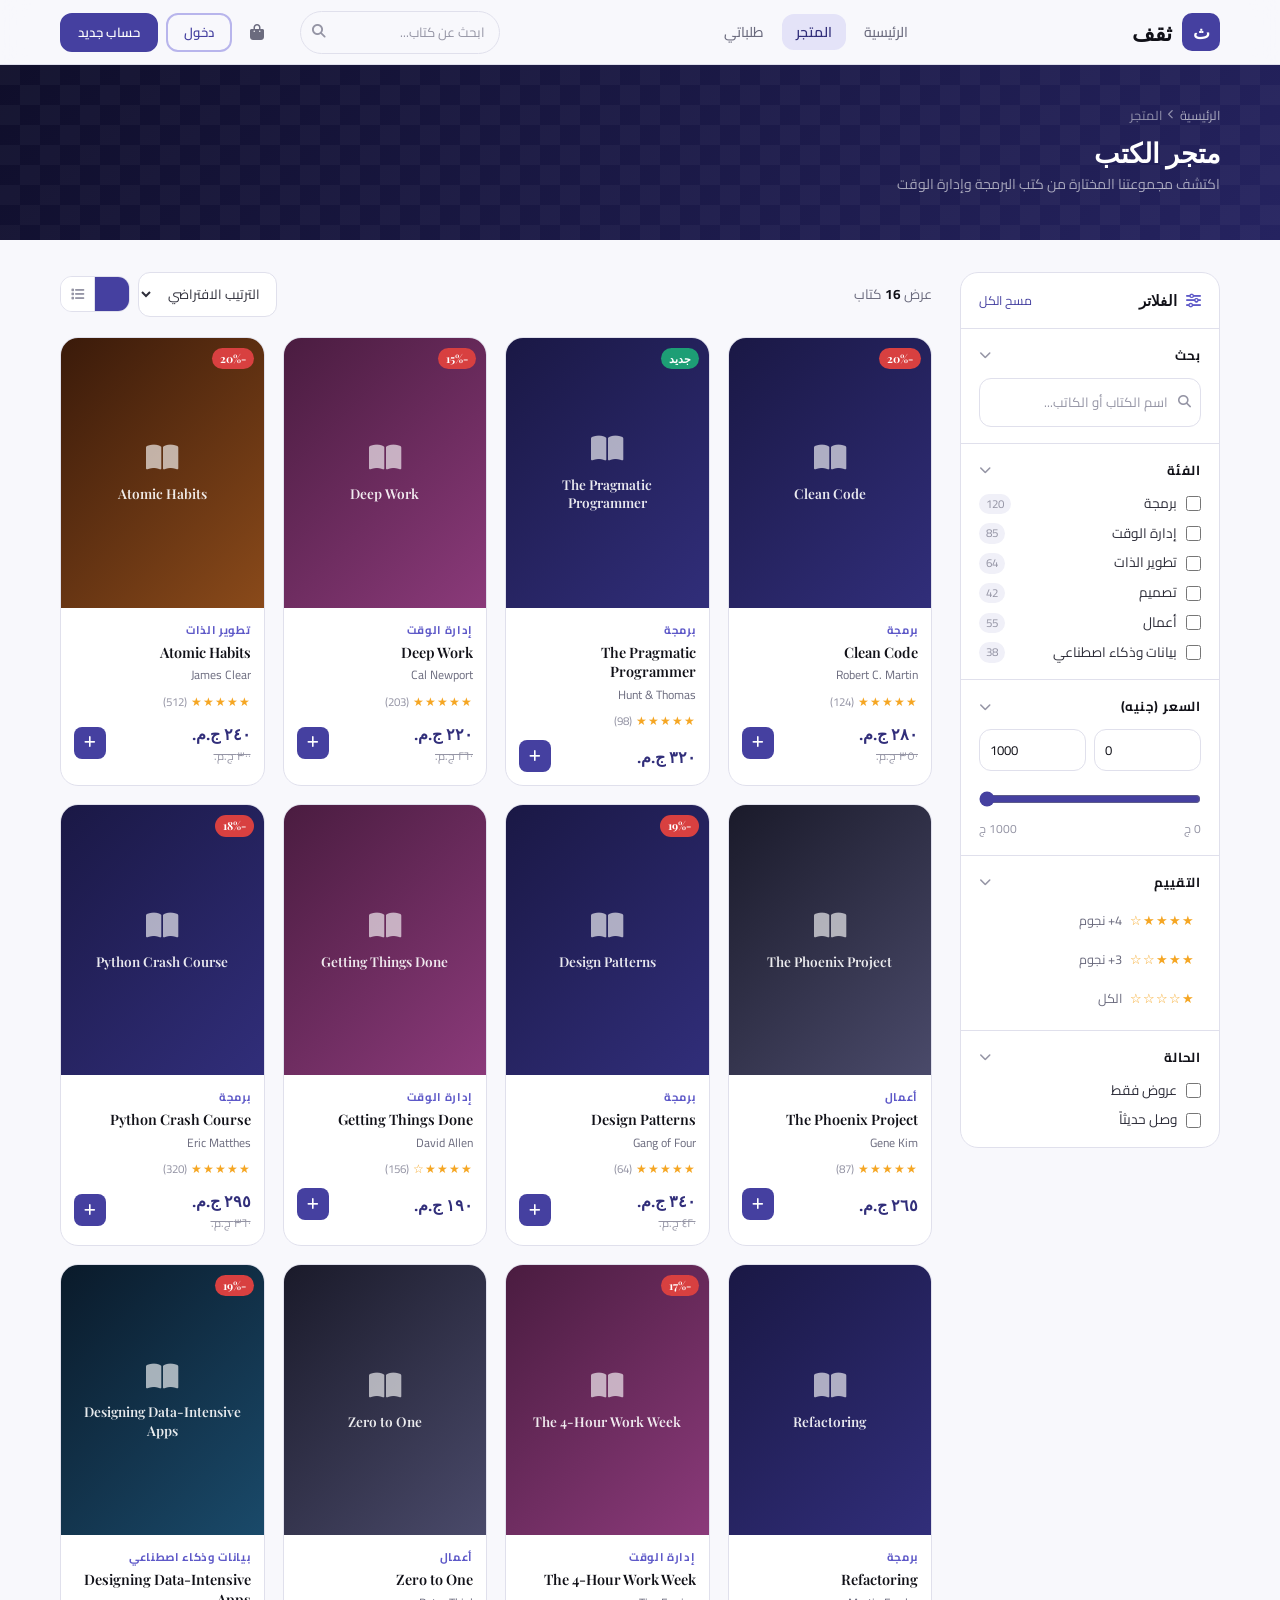
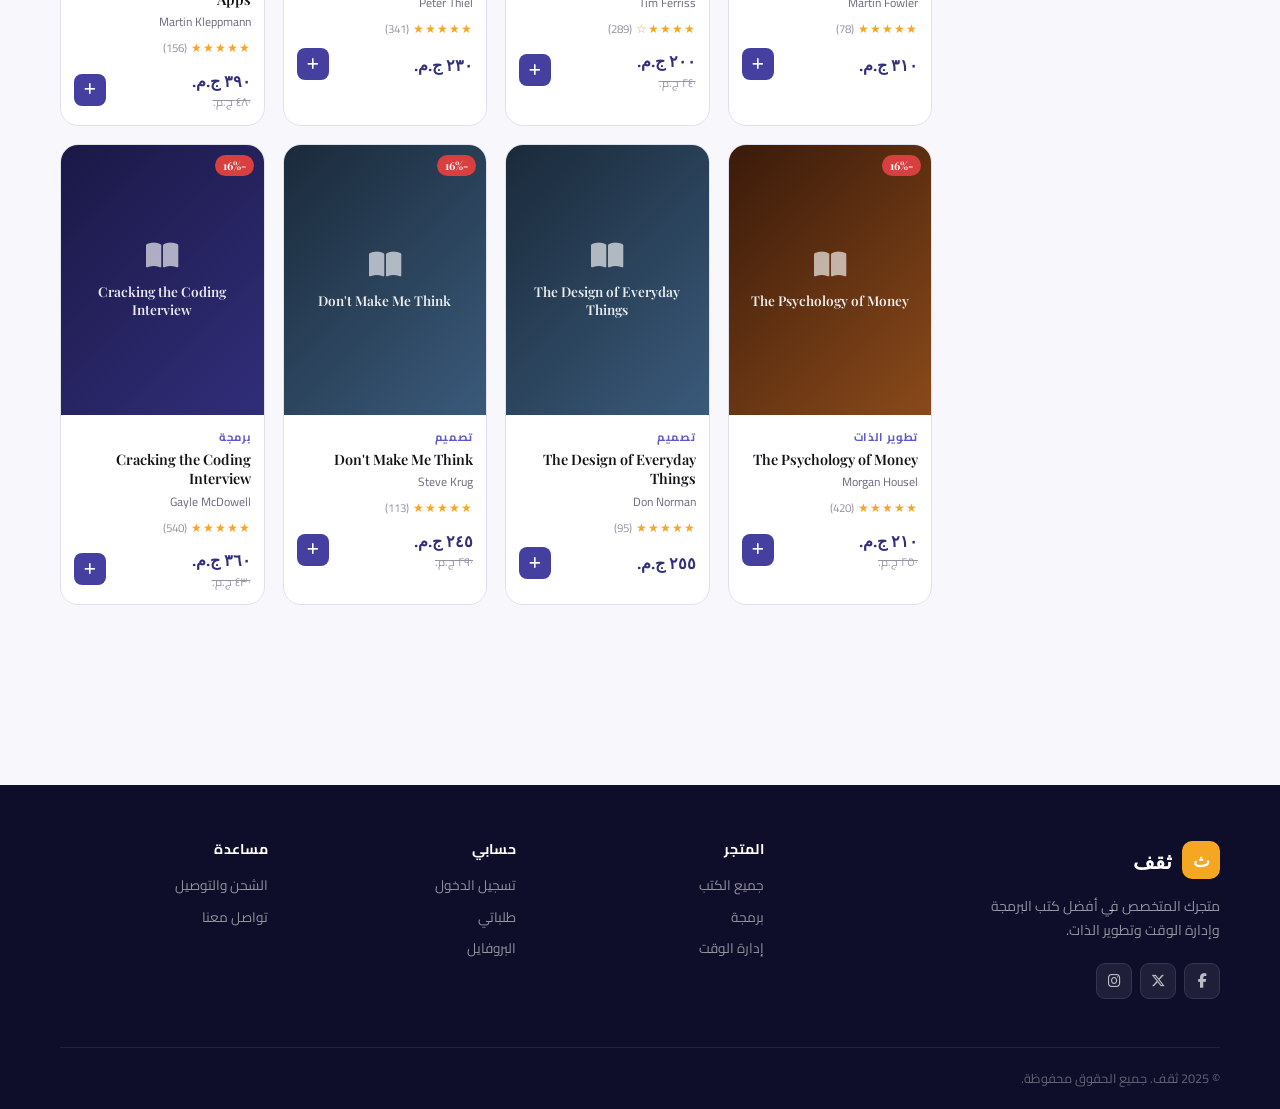
<file: pages/shop/products.html>
<!DOCTYPE html>
<html lang="ar" dir="rtl">
<head>
  <meta charset="UTF-8">
  <meta name="viewport" content="width=device-width, initial-scale=1.0">
  <title>المتجر — ثقف</title>
  <link rel="stylesheet" href="shop.css">
  <link rel="stylesheet" href="https://cdnjs.cloudflare.com/ajax/libs/font-awesome/6.5.0/css/all.min.css">
</head>
<body>

<!-- ══════════════ NAVBAR ══════════════ -->
<nav class="navbar" id="mainNavbar">
  <div class="container">
    <div class="navbar-inner">
      <a href="../homepage/index.html" class="nav-logo">
        <div class="nav-logo-icon">ث</div>
        <span class="nav-logo-name">ثقف</span>
      </a>
      <div class="nav-links">
        <a href="../homepage/index.html"       class="nav-link" data-page="home">الرئيسية</a>
        <a href="../shop/products.html"    class="nav-link" data-page="shop">المتجر</a>
        <a href="../orders/my-orders.html" class="nav-link" data-page="orders">طلباتي</a>
      </div>
      <div class="nav-search">
        <i class="fa-solid fa-magnifying-glass nav-search-icon"></i>
        <input type="text" placeholder="ابحث عن كتاب..." id="navSearchInput">
      </div>
      <div class="nav-actions">
        <a href="../cart/cart.html" class="nav-icon-btn">
          <i class="fa-solid fa-bag-shopping"></i>
          <span class="nav-badge" id="cartBadge" style="display:none">0</span>
        </a>
        <div class="nav-auth" id="navGuest">
          <a href="../auth/login.html"    class="btn btn-outline btn-sm">دخول</a>
          <a href="../auth/register.html" class="btn btn-primary btn-sm">حساب جديد</a>
        </div>
        <div class="nav-user hidden" id="navUser">
          <button class="nav-avatar" id="navAvatar"><span id="avatarText">م</span></button>
          <div class="nav-dropdown" id="navDropdown">
            <div style="padding:10px 12px 8px;border-bottom:1px solid var(--border);margin-bottom:4px;">
              <div style="font-size:.85rem;font-weight:600;color:var(--text-main)" id="dropUserName"></div>
              <div style="font-size:.75rem;color:var(--text-hint)" id="dropUserEmail"></div>
            </div>
            <a href="../profile/profile.html"  class="nav-dropdown-item"><i class="fa-regular fa-user"></i> حسابي</a>
            <a href="../orders/my-orders.html" class="nav-dropdown-item"><i class="fa-regular fa-bag-shopping"></i> طلباتي</a>
            <a href="../admin/index.html" class="nav-dropdown-item hidden" id="adminLink"><i class="fa-solid fa-gauge"></i> لوحة الإدارة</a>
            <div class="nav-dropdown-divider"></div>
            <button class="nav-dropdown-item danger" data-action="logout"><i class="fa-solid fa-arrow-right-from-bracket"></i> خروج</button>
          </div>
        </div>
        <button class="nav-mobile-toggle" id="mobileToggle"><i class="fa-solid fa-bars"></i></button>
      </div>
    </div>
  </div>
  <div class="nav-mobile-menu" id="mobileMenu">
    <a href="../homepage/index.html"       class="nav-mobile-link" data-page="home"><i class="fa-solid fa-house"></i> الرئيسية</a>
    <a href="../shop/products.html"    class="nav-mobile-link" data-page="shop"><i class="fa-solid fa-store"></i> المتجر</a>
    <a href="../orders/my-orders.html" class="nav-mobile-link" data-page="orders"><i class="fa-solid fa-box"></i> طلباتي</a>
    <a href="../profile/profile.html"  class="nav-mobile-link" data-page="profile"><i class="fa-solid fa-user"></i> حسابي</a>
  </div>
</nav>

<!-- ══════════════ PAGE HEADER ══════════════ -->
<div class="shop-header">
  <div class="container">
    <div class="shop-header-inner">
      <div>
        <div class="shop-breadcrumb">
          <a href="../homepage/index.html">الرئيسية</a>
          <i class="fa-solid fa-chevron-left"></i>
          <span>المتجر</span>
        </div>
        <h1>متجر الكتب</h1>
        <p>اكتشف مجموعتنا المختارة من كتب البرمجة وإدارة الوقت</p>
      </div>
      <button class="btn mobile-filter-btn" style="background:rgba(255,255,255,.1);color:#fff;border-color:rgba(255,255,255,.2);" id="mobileFilterBtn">
        <i class="fa-solid fa-sliders"></i> الفلاتر
      </button>
    </div>
  </div>
</div>

<!-- ══════════════ SHOP LAYOUT ══════════════ -->
<div class="container">
  <div class="shop-layout">

    <!-- ── SIDEBAR ── -->
    <aside class="filters-sidebar" id="filtersSidebar">
      <div class="filters-header">
        <h3><i class="fa-solid fa-sliders" style="color:var(--brand-400);margin-left:6px"></i> الفلاتر</h3>
        <button class="filters-clear" id="clearAllFilters">مسح الكل</button>
      </div>

      <!-- Search -->
      <div class="filter-section">
        <div class="filter-section-title" data-toggle="search">
          بحث <i class="fa-solid fa-chevron-down"></i>
        </div>
        <div class="filter-section-body" id="filter-search">
          <div style="position:relative;">
            <i class="fa-solid fa-magnifying-glass" style="position:absolute;right:10px;top:50%;transform:translateY(-50%);color:var(--text-hint);font-size:.8rem;pointer-events:none"></i>
            <input type="text" id="searchInput" class="form-input" placeholder="اسم الكتاب أو الكاتب..." style="padding-right:32px;font-size:.83rem;">
          </div>
        </div>
      </div>

      <!-- Category -->
      <div class="filter-section">
        <div class="filter-section-title" data-toggle="category">
          الفئة <i class="fa-solid fa-chevron-down"></i>
        </div>
        <div class="filter-section-body" id="filter-category">
          <label class="filter-check">
            <input type="checkbox" value="programming" class="cat-filter"> برمجة
            <span class="filter-check-count">120</span>
          </label>
          <label class="filter-check">
            <input type="checkbox" value="productivity" class="cat-filter"> إدارة الوقت
            <span class="filter-check-count">85</span>
          </label>
          <label class="filter-check">
            <input type="checkbox" value="selfdev" class="cat-filter"> تطوير الذات
            <span class="filter-check-count">64</span>
          </label>
          <label class="filter-check">
            <input type="checkbox" value="design" class="cat-filter"> تصميم
            <span class="filter-check-count">42</span>
          </label>
          <label class="filter-check">
            <input type="checkbox" value="business" class="cat-filter"> أعمال
            <span class="filter-check-count">55</span>
          </label>
          <label class="filter-check">
            <input type="checkbox" value="data" class="cat-filter"> بيانات وذكاء اصطناعي
            <span class="filter-check-count">38</span>
          </label>
        </div>
      </div>

      <!-- Price -->
      <div class="filter-section">
        <div class="filter-section-title" data-toggle="price">
          السعر (جنيه) <i class="fa-solid fa-chevron-down"></i>
        </div>
        <div class="filter-section-body" id="filter-price">
          <div class="price-inputs">
            <input type="number" id="priceMin" placeholder="من" min="0" value="0">
            <input type="number" id="priceMax" placeholder="إلى" min="0" value="1000">
          </div>
          <input type="range" class="price-slider" id="priceSlider" min="0" max="1000" value="1000">
          <div style="display:flex;justify-content:space-between;font-size:.75rem;color:var(--text-hint);margin-top:4px;">
            <span>0 ج</span><span>1000 ج</span>
          </div>
        </div>
      </div>

      <!-- Rating -->
      <div class="filter-section">
        <div class="filter-section-title" data-toggle="rating">
          التقييم <i class="fa-solid fa-chevron-down"></i>
        </div>
        <div class="filter-section-body" id="filter-rating">
          <div class="rating-option" data-rating="4">
            <span class="rating-stars">★★★★☆</span>
            <span class="rating-label">4+ نجوم</span>
          </div>
          <div class="rating-option" data-rating="3">
            <span class="rating-stars">★★★☆☆</span>
            <span class="rating-label">3+ نجوم</span>
          </div>
          <div class="rating-option" data-rating="0">
            <span class="rating-stars">★☆☆☆☆</span>
            <span class="rating-label">الكل</span>
          </div>
        </div>
      </div>

      <!-- Availability -->
      <div class="filter-section">
        <div class="filter-section-title" data-toggle="avail">
          الحالة <i class="fa-solid fa-chevron-down"></i>
        </div>
        <div class="filter-section-body" id="filter-avail">
          <label class="filter-check">
            <input type="checkbox" id="filterDiscount"> عروض فقط
          </label>
          <label class="filter-check">
            <input type="checkbox" id="filterNew"> وصل حديثاً
          </label>
        </div>
      </div>

    </aside>

    <!-- ── PRODUCTS AREA ── -->
    <div class="products-area">

      <!-- Toolbar -->
      <div class="products-toolbar">
        <div class="toolbar-left">
          <span class="products-count">عرض <strong id="countDisplay">0</strong> كتاب</span>
          <div class="active-filters" id="activeFilters"></div>
        </div>
        <div class="toolbar-right">
          <select class="sort-select" id="sortSelect">
            <option value="default">الترتيب الافتراضي</option>
            <option value="newest">الأحدث</option>
            <option value="price-asc">السعر: من الأقل</option>
            <option value="price-desc">السعر: من الأعلى</option>
            <option value="rating">الأعلى تقييماً</option>
          </select>
          <div class="view-toggle">
            <button class="view-btn active" id="gridViewBtn" title="عرض شبكي"><i class="fa-solid fa-grid-2"></i></button>
            <button class="view-btn" id="listViewBtn" title="عرض قائمة"><i class="fa-solid fa-list"></i></button>
          </div>
        </div>
      </div>

      <!-- Products container -->
      <div id="productsContainer" class="books-grid"></div>

      <!-- Pagination -->
      <div class="pagination" id="pagination"></div>
    </div>

  </div>
</div>

<!-- ══════════════ FOOTER ══════════════ -->
<footer class="footer">
  <div class="container">
    <div class="footer-grid">
      <div class="footer-brand">
        <div class="footer-logo">
          <div class="footer-logo-icon">ث</div>
          <span class="footer-logo-name">ثقف</span>
        </div>
        <p class="footer-desc">متجرك المتخصص في أفضل كتب البرمجة وإدارة الوقت وتطوير الذات.</p>
        <div class="footer-social">
          <a href="#" class="footer-social-btn"><i class="fa-brands fa-facebook-f"></i></a>
          <a href="#" class="footer-social-btn"><i class="fa-brands fa-x-twitter"></i></a>
          <a href="#" class="footer-social-btn"><i class="fa-brands fa-instagram"></i></a>
        </div>
      </div>
      <div class="footer-col">
        <h4>المتجر</h4>
        <div class="footer-links">
          <a href="products.html">جميع الكتب</a>
          <a href="products.html?cat=programming">برمجة</a>
          <a href="products.html?cat=productivity">إدارة الوقت</a>
        </div>
      </div>
      <div class="footer-col">
        <h4>حسابي</h4>
        <div class="footer-links">
          <a href="../auth/login.html">تسجيل الدخول</a>
          <a href="../orders/my-orders.html">طلباتي</a>
          <a href="../profile/profile.html">البروفايل</a>
        </div>
      </div>
      <div class="footer-col">
        <h4>مساعدة</h4>
        <div class="footer-links">
          <a href="#">الشحن والتوصيل</a>
          <a href="#">تواصل معنا</a>
        </div>
      </div>
    </div>
    <div class="footer-bottom">
      <span>© 2025 ثقف. جميع الحقوق محفوظة.</span>
    </div>
  </div>
</footer>

<!-- Filter overlay (mobile) -->
<div class="filter-overlay" id="filterOverlay"></div>
<div id="toast-container"></div>

<script src="../../assets/js/utils.js"></script>
<script src="../../assets/js/auth.js"></script>
<script src="../../assets/js/api.js"></script>
<script src="../../assets/js/navbar.js"></script>
<script src="shop.js"></script>
</body>
</html>
</file>
<file: pages/homepage/home.css>
@import url('../../assets/css/global.css');
@import url('../../assets/css/navbar.css');
@import url('../../assets/css/footer.css');

/* ══════════════════════════════════════════════
   HERO
══════════════════════════════════════════════ */
.hero {
  position: relative;
  overflow: hidden;
  padding: 80px 0 100px;
  background: linear-gradient(135deg, var(--brand-900) 0%, var(--brand-700) 60%, var(--brand-500) 100%);
}
.hero::before {
  content: '';
  position: absolute;
  inset: 0;
  background: url("data:image/svg+xml,%3Csvg width='60' height='60' viewBox='0 0 60 60' xmlns='http://www.w3.org/2000/svg'%3E%3Cg fill='none' fill-rule='evenodd'%3E%3Cg fill='%23ffffff' fill-opacity='0.03'%3E%3Cpath d='M36 34v-4h-2v4h-4v2h4v4h2v-4h4v-2h-4zm0-30V0h-2v4h-4v2h4v4h2V6h4V4h-4zM6 34v-4H4v4H0v2h4v4h2v-4h4v-2H6zM6 4V0H4v4H0v2h4v4h2V6h4V4H6z'/%3E%3C/g%3E%3C/g%3E%3C/svg%3E");
}
.hero-inner {
  position: relative;
  z-index: 1;
  display: grid;
  grid-template-columns: 1fr 1fr;
  gap: 60px;
  align-items: center;
}
.hero-content { animation: fadeUp .6s ease both; }
.hero-eyebrow {
  display: inline-flex;
  align-items: center;
  gap: 7px;
  background: rgba(255,255,255,.1);
  border: 1px solid rgba(255,255,255,.15);
  border-radius: var(--radius-full);
  padding: 5px 14px;
  font-size: 0.78rem;
  font-weight: 600;
  color: rgba(255,255,255,.85);
  margin-bottom: 20px;
  letter-spacing: .04em;
}
.hero-eyebrow i { color: var(--accent); }
.hero-title {
  font-family: var(--font-display);
  font-size: clamp(2rem, 4vw, 3rem);
  font-weight: 700;
  color: #fff;
  line-height: 1.2;
  margin-bottom: 18px;
}
.hero-title span { color: var(--accent); }
.hero-desc {
  font-size: 1rem;
  color: rgba(255,255,255,.7);
  line-height: 1.75;
  margin-bottom: 32px;
  max-width: 420px;
}
.hero-actions { display: flex; gap: 12px; flex-wrap: wrap; }
.hero-stats {
  display: flex;
  gap: 28px;
  margin-top: 40px;
  padding-top: 28px;
  border-top: 1px solid rgba(255,255,255,.1);
}
.hero-stat-num {
  font-family: var(--font-display);
  font-size: 1.6rem;
  font-weight: 700;
  color: #fff;
}
.hero-stat-label { font-size: 0.78rem; color: rgba(255,255,255,.55); margin-top: 2px; }

/* Hero visual */
.hero-visual {
  position: relative;
  display: flex;
  justify-content: center;
  animation: fadeUp .7s .15s ease both;
}
.hero-book-stack {
  position: relative;
  width: 280px;
  height: 320px;
}
.hero-book {
  position: absolute;
  width: 180px;
  height: 240px;
  border-radius: 4px 14px 14px 4px;
  display: flex;
  flex-direction: column;
  justify-content: flex-end;
  padding: 20px 16px;
  box-shadow: -6px 8px 30px rgba(0,0,0,.35);
  transition: transform .4s ease;
}
.hero-book:nth-child(1) {
  background: linear-gradient(145deg, #1a1845, #312e7a);
  left: 60px; top: 0;
  transform: rotate(-6deg);
  z-index: 1;
}
.hero-book:nth-child(2) {
  background: linear-gradient(145deg, #2d1f5e, #5e3b9e);
  left: 30px; top: 30px;
  z-index: 2;
}
.hero-book:nth-child(3) {
  background: linear-gradient(145deg, #7c3d0e, #c07a3a);
  left: 80px; top: 50px;
  transform: rotate(5deg);
  z-index: 3;
}
.hero-book:hover { transform: rotate(0) translateY(-8px) !important; z-index: 10; }
.hero-book-title {
  font-family: var(--font-display);
  font-size: 0.8rem;
  font-weight: 700;
  color: rgba(255,255,255,.9);
  line-height: 1.3;
}
.hero-book-author { font-size: 0.68rem; color: rgba(255,255,255,.55); margin-top: 4px; }
.hero-book-spine {
  position: absolute;
  left: 0;
  top: 0; bottom: 0;
  width: 14px;
  border-radius: 4px 0 0 4px;
  background: rgba(0,0,0,.2);
}
/* Floating badge */
.hero-floating-badge {
  position: absolute;
  bottom: 20px;
  right: 0;
  background: #fff;
  border-radius: var(--radius-lg);
  padding: 12px 16px;
  box-shadow: var(--shadow-lg);
  display: flex;
  align-items: center;
  gap: 10px;
  animation: float 3s ease-in-out infinite;
}
@keyframes float {
  0%, 100% { transform: translateY(0); }
  50%       { transform: translateY(-8px); }
}
.hero-floating-badge .badge-icon {
  width: 36px; height: 36px;
  background: var(--accent-light);
  border-radius: 10px;
  display: flex;
  align-items: center;
  justify-content: center;
  color: var(--accent-dark);
  font-size: 1rem;
}
.hero-floating-badge .badge-text-main { font-size: 0.85rem; font-weight: 700; color: var(--text-main); }
.hero-floating-badge .badge-text-sub  { font-size: 0.72rem; color: var(--text-muted); }

/* ══════════════════════════════════════════════
   SECTIONS COMMONS
══════════════════════════════════════════════ */
section { padding: 64px 0; }
.section-header { margin-bottom: 36px; }
.section-eyebrow {
  font-size: 0.75rem;
  font-weight: 700;
  text-transform: uppercase;
  letter-spacing: .1em;
  color: var(--brand-500);
  margin-bottom: 8px;
}
.section-title { font-size: 1.7rem; }
.section-header-row {
  display: flex;
  align-items: flex-end;
  justify-content: space-between;
  gap: 16px;
}

/* ══════════════════════════════════════════════
   CATEGORIES STRIP
══════════════════════════════════════════════ */
.categories-strip {
  padding: 32px 0;
  background: #fff;
  border-bottom: 1px solid var(--border);
}
.categories-scroll {
  display: flex;
  gap: 10px;
  overflow-x: auto;
  padding-bottom: 4px;
  scrollbar-width: none;
}
.categories-scroll::-webkit-scrollbar { display: none; }
.cat-chip {
  display: inline-flex;
  align-items: center;
  gap: 8px;
  padding: 9px 18px;
  border-radius: var(--radius-full);
  border: 1.5px solid var(--border);
  background: var(--bg);
  font-size: 0.85rem;
  font-weight: 500;
  color: var(--text-body);
  cursor: pointer;
  transition: all var(--transition);
  white-space: nowrap;
  flex-shrink: 0;
}
.cat-chip:hover {
  border-color: var(--brand-300);
  color: var(--brand-600);
  background: var(--brand-50);
}
.cat-chip.active {
  border-color: var(--brand-500);
  background: var(--brand-500);
  color: #fff;
}
.cat-chip i { font-size: 1rem; }

/* ══════════════════════════════════════════════
   PRODUCT CARDS
══════════════════════════════════════════════ */
.books-grid {
  display: grid;
  grid-template-columns: repeat(auto-fill, minmax(210px, 1fr));
  gap: 20px;
}
.book-card {
  background: var(--bg-card);
  border: 1px solid var(--border);
  border-radius: var(--radius-lg);
  overflow: hidden;
  transition: all var(--transition-slow);
  cursor: pointer;
  position: relative;
  animation: fadeUp .4s ease both;
}
.book-card:hover {
  transform: translateY(-4px);
  box-shadow: var(--shadow-lg);
  border-color: var(--brand-200);
}
.book-card-img {
  width: 100%;
  aspect-ratio: 3/4;
  object-fit: cover;
  background: linear-gradient(135deg, var(--brand-100), var(--brand-200));
  display: flex;
  align-items: center;
  justify-content: center;
  position: relative;
  overflow: hidden;
}
.book-card-img-placeholder {
  width: 100%;
  aspect-ratio: 3/4;
  display: flex;
  align-items: center;
  justify-content: center;
  flex-direction: column;
  gap: 8px;
  font-family: var(--font-display);
  font-size: 0.9rem;
  font-weight: 600;
  color: var(--brand-400);
  text-align: center;
  padding: 20px;
  line-height: 1.4;
}
.book-card-img-placeholder i { font-size: 2rem; color: var(--brand-300); }
.book-card-wishlist {
  position: absolute;
  top: 10px;
  left: 10px;
  width: 32px; height: 32px;
  border-radius: 8px;
  background: rgba(255,255,255,.9);
  backdrop-filter: blur(6px);
  border: none;
  display: flex;
  align-items: center;
  justify-content: center;
  cursor: pointer;
  color: var(--text-hint);
  font-size: 0.85rem;
  transition: all var(--transition);
  opacity: 0;
}
.book-card:hover .book-card-wishlist { opacity: 1; }
.book-card-wishlist:hover { color: var(--danger); background: #fff; }
.book-card-wishlist.active { color: var(--danger); opacity: 1; }

.book-card-badge {
  position: absolute;
  top: 10px;
  right: 10px;
}
.book-card-body { padding: 14px; }
.book-card-cat {
  font-size: 0.72rem;
  font-weight: 600;
  text-transform: uppercase;
  letter-spacing: .06em;
  color: var(--brand-400);
  margin-bottom: 5px;
}
.book-card-title {
  font-family: var(--font-display);
  font-size: 0.95rem;
  font-weight: 600;
  color: var(--text-main);
  line-height: 1.35;
  margin-bottom: 4px;
  display: -webkit-box;
  -webkit-line-clamp: 2;
  -webkit-box-orient: vertical;
  overflow: hidden;
}
.book-card-author { font-size: 0.78rem; color: var(--text-muted); margin-bottom: 10px; }
.book-card-rating {
  display: flex;
  align-items: center;
  gap: 4px;
  margin-bottom: 12px;
}
.stars { color: var(--accent); font-size: 0.75rem; letter-spacing: 1px; }
.rating-count { font-size: 0.72rem; color: var(--text-hint); }
.book-card-footer {
  display: flex;
  align-items: center;
  justify-content: space-between;
  gap: 8px;
}
.book-price {
  font-family: var(--font-display);
  font-size: 1.05rem;
  font-weight: 700;
  color: var(--brand-600);
}
.book-price-old {
  font-size: 0.78rem;
  color: var(--text-hint);
  text-decoration: line-through;
  font-weight: 400;
}
.book-add-btn {
  width: 34px; height: 34px;
  border-radius: 9px;
  background: var(--brand-500);
  color: #fff;
  border: none;
  display: flex;
  align-items: center;
  justify-content: center;
  cursor: pointer;
  transition: all var(--transition);
  font-size: 0.9rem;
  flex-shrink: 0;
}
.book-add-btn:hover {
  background: var(--brand-600);
  transform: scale(1.08);
}
.book-add-btn.adding {
  background: var(--success);
}

/* Skeleton loader */
.book-card-skeleton .book-card-img-placeholder {
  background: linear-gradient(90deg, var(--gray-100) 25%, var(--gray-200) 50%, var(--gray-100) 75%);
  background-size: 200% 100%;
  animation: shimmer 1.4s infinite;
}
@keyframes shimmer {
  0%   { background-position: 200% 0; }
  100% { background-position: -200% 0; }
}
.skel {
  border-radius: 4px;
  background: linear-gradient(90deg, var(--gray-100) 25%, var(--gray-200) 50%, var(--gray-100) 75%);
  background-size: 200% 100%;
  animation: shimmer 1.4s infinite;
}

/* ══════════════════════════════════════════════
   BANNER / PROMO
══════════════════════════════════════════════ */
.promo-banner {
  background: linear-gradient(135deg, var(--brand-800) 0%, var(--brand-600) 100%);
  border-radius: var(--radius-xl);
  padding: 48px;
  display: flex;
  align-items: center;
  justify-content: space-between;
  gap: 32px;
  position: relative;
  overflow: hidden;
}
.promo-banner::after {
  content: '';
  position: absolute;
  right: -80px;
  top: -80px;
  width: 300px; height: 300px;
  border-radius: 50%;
  background: rgba(255,255,255,.04);
}
.promo-banner-content h2 {
  font-size: 1.7rem;
  color: #fff;
  margin-bottom: 8px;
}
.promo-banner-content p { color: rgba(255,255,255,.7); font-size: 0.95rem; }
.promo-code-box {
  display: inline-flex;
  align-items: center;
  gap: 10px;
  background: rgba(255,255,255,.1);
  border: 1.5px dashed rgba(255,255,255,.3);
  border-radius: var(--radius-md);
  padding: 10px 18px;
  margin-top: 16px;
  cursor: pointer;
  transition: background var(--transition);
}
.promo-code-box:hover { background: rgba(255,255,255,.15); }
.promo-code-box span { font-family: var(--font-display); font-size: 1.1rem; font-weight: 700; color: var(--accent); letter-spacing: .1em; }
.promo-code-box i { color: rgba(255,255,255,.6); font-size: 0.85rem; }

/* ══════════════════════════════════════════════
   TESTIMONIALS
══════════════════════════════════════════════ */
.testimonials-grid {
  display: grid;
  grid-template-columns: repeat(auto-fill, minmax(280px, 1fr));
  gap: 16px;
}
.testimonial-card {
  background: #fff;
  border: 1px solid var(--border);
  border-radius: var(--radius-lg);
  padding: 22px;
  animation: fadeUp .4s ease both;
}
.testimonial-stars { color: var(--accent); font-size: 0.85rem; margin-bottom: 10px; letter-spacing: 2px; }
.testimonial-text { font-size: 0.9rem; color: var(--text-body); line-height: 1.7; margin-bottom: 16px; }
.testimonial-author { display: flex; align-items: center; gap: 10px; }
.testimonial-avatar {
  width: 36px; height: 36px;
  border-radius: 10px;
  background: var(--brand-100);
  color: var(--brand-600);
  display: flex;
  align-items: center;
  justify-content: center;
  font-weight: 700;
  font-size: 0.9rem;
}
.testimonial-name { font-size: 0.85rem; font-weight: 600; color: var(--text-main); }
.testimonial-role { font-size: 0.75rem; color: var(--text-muted); }

/* ══════════════════════════════════════════════
   NEWSLETTER
══════════════════════════════════════════════ */
.newsletter-section {
  background: var(--brand-50);
  border: 1px solid var(--brand-100);
  border-radius: var(--radius-xl);
  padding: 48px;
  text-align: center;
}
.newsletter-section h2 { margin-bottom: 8px; }
.newsletter-section p { color: var(--text-muted); font-size: 0.95rem; margin-bottom: 24px; }
.newsletter-form {
  display: flex;
  gap: 10px;
  max-width: 440px;
  margin: 0 auto;
}
.newsletter-form input {
  flex: 1;
  padding: 12px 18px;
  border: 1.5px solid var(--brand-200);
  border-radius: var(--radius-md);
  font-size: 0.9rem;
  font-family: var(--font-body);
  background: #fff;
  outline: none;
  transition: border-color var(--transition);
  direction: rtl;
}
.newsletter-form input:focus { border-color: var(--brand-400); }
.newsletter-form input::placeholder { color: var(--text-hint); }

/* ══════════════════════════════════════════════
   HIDDEN utility
══════════════════════════════════════════════ */
.hidden { display: none !important; }

/* ══════════════════════════════════════════════
   RESPONSIVE
══════════════════════════════════════════════ */
@media (max-width: 860px) {
  .hero-inner { grid-template-columns: 1fr; gap: 40px; }
  .hero-visual { display: none; }
  .hero { padding: 56px 0 72px; }
  .promo-banner { flex-direction: column; padding: 32px; text-align: center; }
  .newsletter-form { flex-direction: column; }
}
@media (max-width: 560px) {
  section { padding: 44px 0; }
  .books-grid { grid-template-columns: repeat(2, 1fr); gap: 12px; }
}
</file>
<file: pages/auth/auth.css>
@import url('../../assets/css/global.css');

/* ── Auth Layout ────────────────────────────── */
.auth-page {
  min-height: 100vh;
  display: grid;
  grid-template-columns: 1fr 1fr;
}

/* ── Left Panel — Brand ─────────────────────── */
.auth-brand {
  background: var(--brand-800);
  display: flex;
  flex-direction: column;
  justify-content: space-between;
  padding: 48px;
  position: relative;
  overflow: hidden;
}

/* Decorative circles */
.auth-brand::before {
  content: '';
  position: absolute;
  width: 420px; height: 420px;
  border-radius: 50%;
  border: 1px solid rgba(255,255,255,.06);
  top: -100px; left: -80px;
}
.auth-brand::after {
  content: '';
  position: absolute;
  width: 280px; height: 280px;
  border-radius: 50%;
  border: 1px solid rgba(255,255,255,.08);
  bottom: 60px; right: -60px;
}

.brand-logo {
  display: flex;
  align-items: center;
  gap: 12px;
  position: relative;
  z-index: 1;
}
.brand-logo-icon {
  width: 44px; height: 44px;
  background: var(--accent);
  border-radius: 12px;
  display: flex;
  align-items: center;
  justify-content: center;
  font-family: var(--font-display);
  font-size: 1.3rem;
  font-weight: 700;
  color: #fff;
  letter-spacing: -1px;
}
.brand-logo-name {
  font-family: var(--font-display);
  font-size: 1.6rem;
  font-weight: 700;
  color: #fff;
}

.brand-content {
  position: relative;
  z-index: 1;
}
.brand-content h2 {
  font-family: var(--font-display);
  font-size: clamp(1.6rem, 2.5vw, 2.2rem);
  color: #fff;
  line-height: 1.3;
  margin-bottom: 16px;
}
.brand-content p {
  color: rgba(255,255,255,.6);
  font-size: 0.95rem;
  line-height: 1.7;
  max-width: 340px;
}

.brand-features {
  display: flex;
  flex-direction: column;
  gap: 16px;
  position: relative;
  z-index: 1;
}
.brand-feature {
  display: flex;
  align-items: center;
  gap: 12px;
  color: rgba(255,255,255,.75);
  font-size: 0.88rem;
}
.brand-feature-icon {
  width: 36px; height: 36px;
  border-radius: 10px;
  background: rgba(255,255,255,.08);
  border: 1px solid rgba(255,255,255,.1);
  display: flex;
  align-items: center;
  justify-content: center;
  flex-shrink: 0;
  font-size: 1rem;
}

/* Floating book decoration */
.brand-decoration {
  position: absolute;
  top: 50%;
  left: 50%;
  transform: translate(-50%, -50%);
  opacity: .04;
  font-size: 18rem;
  font-family: var(--font-display);
  font-weight: 700;
  color: #fff;
  pointer-events: none;
  user-select: none;
  z-index: 0;
}

/* ── Right Panel — Form ─────────────────────── */
.auth-form-panel {
  background: var(--bg);
  display: flex;
  align-items: center;
  justify-content: center;
  padding: 48px 32px;
  overflow-y: auto;
}

.auth-form-wrap {
  width: 100%;
  max-width: 420px;
  animation: fadeUp .5s ease both;
}

.auth-header {
  margin-bottom: 32px;
}
.auth-header h1 {
  font-size: 1.8rem;
  margin-bottom: 6px;
}
.auth-header p {
  color: var(--text-muted);
  font-size: 0.9rem;
}

/* ── Form ───────────────────────────────────── */
.auth-form {
  display: flex;
  flex-direction: column;
  gap: 18px;
}

.input-icon-wrap {
  position: relative;
}
.input-icon-wrap .form-input {
  padding-right: 42px;
}
.input-icon {
  position: absolute;
  right: 14px;
  top: 50%;
  transform: translateY(-50%);
  color: var(--text-hint);
  font-size: 1rem;
  pointer-events: none;
}

/* Password toggle */
.input-eye {
  position: absolute;
  left: 14px;
  top: 50%;
  transform: translateY(-50%);
  background: none;
  border: none;
  color: var(--text-hint);
  cursor: pointer;
  padding: 4px;
  transition: color var(--transition);
  font-size: 1rem;
}
.input-eye:hover { color: var(--brand-500); }

/* ── Submit button ──────────────────────────── */
.auth-submit {
  margin-top: 4px;
  padding: 13px;
  font-size: 0.95rem;
}

/* ── Footer link ────────────────────────────── */
.auth-footer {
  text-align: center;
  margin-top: 24px;
  font-size: 0.88rem;
  color: var(--text-muted);
}
.auth-footer a {
  color: var(--brand-500);
  font-weight: 600;
  transition: color var(--transition);
}
.auth-footer a:hover { color: var(--brand-600); }

/* ── Forgot password ────────────────────────── */
.auth-forgot {
  font-size: 0.82rem;
  color: var(--brand-500);
  text-align: left;
  cursor: pointer;
  transition: color var(--transition);
  display: block;
  margin-top: -8px;
}
.auth-forgot:hover { color: var(--brand-600); }

/* ── Terms checkbox ─────────────────────────── */
.auth-terms {
  display: flex;
  align-items: flex-start;
  gap: 10px;
  font-size: 0.83rem;
  color: var(--text-muted);
  line-height: 1.5;
}
.auth-terms input[type=checkbox] {
  margin-top: 2px;
  accent-color: var(--brand-500);
  width: 15px; height: 15px;
  flex-shrink: 0;
  cursor: pointer;
}
.auth-terms a {
  color: var(--brand-500);
  font-weight: 600;
}

/* ── Steps indicator (register) ─────────────── */
.auth-steps {
  display: flex;
  align-items: center;
  gap: 0;
  margin-bottom: 28px;
}
.auth-step {
  display: flex;
  align-items: center;
  flex: 1;
}
.step-num {
  width: 28px; height: 28px;
  border-radius: 50%;
  display: flex;
  align-items: center;
  justify-content: center;
  font-size: 0.78rem;
  font-weight: 700;
  flex-shrink: 0;
  border: 2px solid var(--border);
  color: var(--text-hint);
  background: var(--bg);
  transition: all var(--transition);
}
.step-num.active {
  background: var(--brand-500);
  border-color: var(--brand-500);
  color: #fff;
}
.step-num.done {
  background: var(--success);
  border-color: var(--success);
  color: #fff;
}
.step-line {
  flex: 1;
  height: 2px;
  background: var(--border);
  transition: background var(--transition);
}
.step-line.done { background: var(--success); }
.step-label {
  font-size: 0.72rem;
  color: var(--text-hint);
  margin-top: 4px;
  text-align: center;
  white-space: nowrap;
}
.step-label.active { color: var(--brand-500); font-weight: 600; }

.step-wrapper {
  display: none;
  flex-direction: column;
  gap: 18px;
  animation: fadeUp .35s ease both;
}
.step-wrapper.active { display: flex; }

/* ── Responsive ─────────────────────────────── */
@media (max-width: 860px) {
  .auth-page { grid-template-columns: 1fr; }
  .auth-brand { display: none; }
  .auth-form-panel { padding: 32px 20px; }
}
</file>
<file: pages/cart/cart.css>
@import url('../../assets/css/global.css');
@import url('../../assets/css/navbar.css');
@import url('../../assets/css/footer.css');


.cart-hero {
  background: linear-gradient(135deg, var(--brand-900) 0%, var(--brand-700) 60%, var(--brand-500) 100%);
  padding: 70px 0;
  position: relative;
  overflow: hidden;
}

.cart-hero::before {
  content: '';
  position: absolute;
  inset: 0;
  background: radial-gradient(circle at top left, rgba(255,255,255,.08), transparent 35%);
}

.cart-hero-content {
  position: relative;
  z-index: 2;
  display: flex;
  align-items: center;
  justify-content: space-between;
  gap: 20px;
}

.cart-eyebrow {
  color: rgba(255,255,255,.7);
  margin-bottom: 10px;
  font-size: .85rem;
}

.cart-hero h1 {
  color: #fff;
  font-size: 3rem;
  margin-bottom: 12px;
}

.cart-hero p {
  color: rgba(255,255,255,.7);
  max-width: 500px;
}

.cart-hero-icon {
  width: 110px;
  height: 110px;
  border-radius: 28px;
  background: rgba(255,255,255,.1);
  border: 1px solid rgba(255,255,255,.15);
  display: flex;
  align-items: center;
  justify-content: center;
  color: #fff;
  font-size: 2.5rem;
  backdrop-filter: blur(10px);
}

.cart-section {
  padding: 60px 0;
}

.cart-layout {
  display: grid;
  grid-template-columns: 1fr 360px;
  gap: 24px;
  align-items: start;
}

.cart-topbar {
  display: flex;
  align-items: center;
  justify-content: space-between;
  margin-bottom: 20px;
}

.cart-topbar h2 {
  font-size: 1.4rem;
}

.clear-cart-btn {
  border: none;
  background: #fff;
  border: 1px solid var(--border);
  padding: 10px 16px;
  border-radius: 12px;
  cursor: pointer;
  display: flex;
  align-items: center;
  gap: 8px;
  transition: .25s;
}

.clear-cart-btn:hover {
  border-color: #ef4444;
  color: #ef4444;
}

.cart-items {
  display: flex;
  flex-direction: column;
  gap: 18px;
}

.cart-item {
  background: #fff;
  border: 1px solid var(--border);
  border-radius: 22px;
  padding: 18px;
  display: flex;
  gap: 18px;
  align-items: center;
  transition: .3s;
}

.cart-item:hover {
  transform: translateY(-2px);
  box-shadow: var(--shadow-lg);
}

.cart-item-image {
  width: 120px;
  aspect-ratio: 3/4;
  border-radius: 18px;
  background: linear-gradient(135deg, var(--brand-100), var(--brand-200));
  display: flex;
  align-items: center;
  justify-content: center;
  flex-direction: column;
  color: var(--brand-500);
  text-align: center;
  padding: 12px;
  font-weight: 700;
  gap: 10px;
}

.cart-item-image i {
  font-size: 2rem;
}

.cart-item-content {
  flex: 1;
}

.cart-category {
  color: var(--brand-500);
  font-size: .8rem;
  margin-bottom: 6px;
  font-weight: 600;
}

.cart-title {
  font-size: 1.15rem;
  margin-bottom: 8px;
}

.cart-author {
  color: var(--text-muted);
  margin-bottom: 18px;
}

.cart-bottom {
  display: flex;
  align-items: center;
  justify-content: space-between;
  gap: 12px;
  flex-wrap: wrap;
}

.cart-price {
  font-size: 1.2rem;
  font-weight: 700;
  color: var(--brand-600);
}

.quantity-box {
  display: flex;
  align-items: center;
  gap: 10px;
  background: var(--gray-100);
  padding: 8px;
  border-radius: 14px;
}

.quantity-btn {
  width: 34px;
  height: 34px;
  border-radius: 10px;
  border: none;
  background: #fff;
  cursor: pointer;
  transition: .2s;
}

.quantity-btn:hover {
  background: var(--brand-500);
  color: #fff;
}

.quantity-value {
  min-width: 24px;
  text-align: center;
  font-weight: 700;
}

.remove-btn {
  width: 42px;
  height: 42px;
  border-radius: 12px;
  border: none;
  background: #fff0f0;
  color: #ef4444;
  cursor: pointer;
  transition: .25s;
}

.remove-btn:hover {
  transform: scale(1.05);
}

.summary-card {
  position: sticky;
  top: 100px;
  background: #fff;
  border: 1px solid var(--border);
  border-radius: 24px;
  padding: 24px;
}

.summary-header {
  margin-bottom: 22px;
}

.summary-header h3 {
  font-size: 1.3rem;
}

.summary-row {
  display: flex;
  align-items: center;
  justify-content: space-between;
  margin-bottom: 16px;
}

.summary-row span {
  color: var(--text-muted);
}

.summary-divider {
  height: 1px;
  background: var(--border);
  margin: 20px 0;
}

.summary-row.total strong {
  font-size: 1.35rem;
  color: var(--brand-600);
}

.checkout-btn {
  width: 100%;
  margin-top: 20px;
  border: none;
  border-radius: 16px;
  padding: 16px;
  background: linear-gradient(135deg, var(--brand-600), var(--brand-500));
  color: #fff;
  font-size: 1rem;
  font-weight: 700;
  cursor: pointer;
  display: flex;
  align-items: center;
  justify-content: center;
  gap: 10px;
  transition: .3s;
}

.checkout-btn:hover {
  transform: translateY(-2px);
  box-shadow: var(--shadow-lg);
}

.secure-box {
  margin-top: 18px;
  background: var(--brand-50);
  border-radius: 14px;
  padding: 14px;
  text-align: center;
  color: var(--brand-600);
  font-size: .9rem;
}

.empty-cart {
  text-align: center;
  padding: 100px 20px;
}

.empty-cart-icon {
  width: 120px;
  height: 120px;
  margin: 0 auto 24px;
  border-radius: 32px;
  background: var(--brand-100);
  color: var(--brand-500);
  display: flex;
  align-items: center;
  justify-content: center;
  font-size: 3rem;
}

.empty-cart h2 {
  margin-bottom: 12px;
}

.empty-cart p {
  color: var(--text-muted);
  max-width: 500px;
  margin: 0 auto 30px;
}

.shop-btn {
  display: inline-flex;
  align-items: center;
  gap: 10px;
  padding: 15px 24px;
  border-radius: 16px;
  background: var(--brand-500);
  color: #fff;
  text-decoration: none;
  font-weight: 700;
}

.hidden {
  display: none !important;
}

@media (max-width: 980px) {

  .cart-layout {
    grid-template-columns: 1fr;
  }

  .summary-card {
    position: static;
  }

}

@media (max-width: 700px) {

  .cart-item {
    flex-direction: column;
    align-items: stretch;
  }

  .cart-item-image {
    width: 100%;
    aspect-ratio: 5/2;
  }

  .cart-hero h1 {
    font-size: 2rem;
  }

  .cart-hero-content {
    flex-direction: column;
    align-items: flex-start;
  }

}
</file>
<file: pages/shop/product-detail.css>
@import url('../../assets/css/global.css');
@import url('../../assets/css/navbar.css');
@import url('../../assets/css/footer.css');

/* ══════════════════════════════════════════════
   BREADCRUMB
══════════════════════════════════════════════ */
.breadcrumb-bar {
  padding: 14px 0;
  border-bottom: 1px solid var(--border);
  background: var(--bg-card);
}
.breadcrumb {
  display: flex;
  align-items: center;
  gap: 6px;
  font-size: 0.8rem;
  color: var(--text-muted);
}
.breadcrumb a {
  color: var(--text-muted);
  text-decoration: none;
  transition: color var(--transition);
}
.breadcrumb a:hover { color: var(--brand-500); }
.breadcrumb i { font-size: 0.6rem; color: var(--text-hint); }
.breadcrumb span { color: var(--text-main); font-weight: 500; }

/* ══════════════════════════════════════════════
   MAIN PRODUCT SECTION
══════════════════════════════════════════════ */
.product-section {
  padding: 36px 0 56px;
}
.product-grid {
  display: grid;
  grid-template-columns: 340px 1fr;
  gap: 48px;
  align-items: start;
}

/* ── Book Cover Column ── */
.product-cover-col {
  position: sticky;
  top: 84px;
}
.product-cover {
  width: 100%;
  aspect-ratio: 3/4;
  border-radius: var(--radius-xl);
  display: flex;
  align-items: center;
  justify-content: center;
  flex-direction: column;
  gap: 10px;
  font-family: var(--font-display);
  font-size: 1.1rem;
  font-weight: 600;
  color: rgba(255,255,255,.9);
  text-align: center;
  padding: 28px;
  line-height: 1.4;
  box-shadow: var(--shadow-lg), -8px 12px 40px rgba(0,0,0,.2);
  position: relative;
  overflow: hidden;
  transition: transform var(--transition-slow);
}
.product-cover:hover { transform: translateY(-4px) rotate(-1deg); }
.product-cover i { font-size: 2.5rem; opacity: .65; margin-bottom: 8px; }
.product-cover::after {
  content: '';
  position: absolute;
  left: 0; top: 0; bottom: 0;
  width: 16px;
  background: rgba(0,0,0,.2);
  border-radius: var(--radius-xl) 0 0 var(--radius-xl);
}

.product-cover-badges {
  display: flex;
  gap: 8px;
  margin-top: 14px;
  flex-wrap: wrap;
}

.product-quick-actions {
  display: flex;
  gap: 8px;
  margin-top: 12px;
}
.quick-action-btn {
  flex: 1;
  padding: 10px;
  border-radius: var(--radius-md);
  border: 1.5px solid var(--border);
  background: var(--bg-card);
  color: var(--text-muted);
  font-size: 0.82rem;
  font-family: var(--font-body);
  cursor: pointer;
  display: flex;
  align-items: center;
  justify-content: center;
  gap: 6px;
  transition: all var(--transition);
}
.quick-action-btn:hover {
  border-color: var(--brand-300);
  color: var(--brand-600);
  background: var(--brand-50);
}
.quick-action-btn.active {
  border-color: var(--danger);
  color: var(--danger);
  background: #fff0f0;
}

/* ── Info Column ── */
.product-info-col {}

.product-cat-row {
  display: flex;
  align-items: center;
  gap: 8px;
  margin-bottom: 10px;
}
.product-cat {
  font-size: 0.75rem;
  font-weight: 700;
  text-transform: uppercase;
  letter-spacing: .08em;
  color: var(--brand-500);
}
.product-title {
  font-family: var(--font-display);
  font-size: clamp(1.5rem, 3vw, 2rem);
  font-weight: 700;
  color: var(--text-main);
  line-height: 1.25;
  margin-bottom: 8px;
}
.product-author {
  font-size: 0.95rem;
  color: var(--text-muted);
  margin-bottom: 16px;
}
.product-author span { color: var(--brand-500); font-weight: 500; cursor: pointer; }
.product-author span:hover { text-decoration: underline; }

/* Rating row */
.product-rating-row {
  display: flex;
  align-items: center;
  gap: 10px;
  margin-bottom: 20px;
  flex-wrap: wrap;
}
.stars-lg { color: var(--accent); font-size: 1rem; letter-spacing: 2px; }
.rating-score {
  font-size: 1rem;
  font-weight: 700;
  color: var(--text-main);
}
.rating-count-link {
  font-size: 0.85rem;
  color: var(--brand-500);
  cursor: pointer;
  text-decoration: underline;
}
.sold-count {
  font-size: 0.82rem;
  color: var(--text-muted);
  padding-right: 10px;
  border-right: 1px solid var(--border);
}

/* Price */
.product-price-row {
  display: flex;
  align-items: baseline;
  gap: 12px;
  margin-bottom: 24px;
  padding: 18px;
  background: var(--brand-50);
  border-radius: var(--radius-lg);
  border: 1px solid var(--brand-100);
}
.product-price {
  font-family: var(--font-display);
  font-size: 2rem;
  font-weight: 700;
  color: var(--brand-700);
}
.product-price-old {
  font-size: 1rem;
  color: var(--text-hint);
  text-decoration: line-through;
}
.product-discount-pct {
  font-size: 0.85rem;
  font-weight: 700;
  background: var(--danger);
  color: #fff;
  padding: 3px 10px;
  border-radius: var(--radius-full);
}

/* Description */
.product-desc {
  font-size: 0.92rem;
  color: var(--text-body);
  line-height: 1.8;
  margin-bottom: 24px;
}
.product-desc.collapsed {
  display: -webkit-box;
  -webkit-line-clamp: 4;
  -webkit-box-orient: vertical;
  overflow: hidden;
}
.read-more-btn {
  font-size: 0.83rem;
  color: var(--brand-500);
  cursor: pointer;
  border: none;
  background: none;
  font-family: var(--font-body);
  padding: 0;
  margin-bottom: 24px;
  display: block;
  transition: color var(--transition);
}
.read-more-btn:hover { color: var(--brand-700); }

/* Specs table */
.product-specs {
  background: var(--bg-card);
  border: 1px solid var(--border);
  border-radius: var(--radius-lg);
  overflow: hidden;
  margin-bottom: 24px;
}
.spec-row {
  display: grid;
  grid-template-columns: 140px 1fr;
  gap: 12px;
  padding: 12px 16px;
  border-bottom: 1px solid var(--border);
  font-size: 0.85rem;
}
.spec-row:last-child { border-bottom: none; }
.spec-label { color: var(--text-muted); font-weight: 500; }
.spec-value { color: var(--text-main); font-weight: 500; }

/* Quantity + CTA */
.product-cta {
  display: flex;
  gap: 10px;
  align-items: center;
  flex-wrap: wrap;
}
.qty-control {
  display: flex;
  align-items: center;
  border: 1.5px solid var(--border);
  border-radius: var(--radius-md);
  overflow: hidden;
  background: var(--bg-card);
}
.qty-btn {
  width: 38px; height: 44px;
  display: flex;
  align-items: center;
  justify-content: center;
  cursor: pointer;
  border: none;
  background: none;
  color: var(--text-muted);
  font-size: 0.9rem;
  transition: all var(--transition);
}
.qty-btn:hover { background: var(--brand-50); color: var(--brand-600); }
.qty-btn:disabled { opacity: .3; cursor: not-allowed; }
.qty-display {
  min-width: 44px;
  text-align: center;
  font-size: 0.92rem;
  font-weight: 600;
  color: var(--text-main);
  border-inline: 1.5px solid var(--border);
  padding: 0 8px;
  line-height: 44px;
}
.btn-add-cart {
  flex: 1;
  padding: 13px 24px;
  font-size: 0.95rem;
  min-width: 180px;
}
.btn-buy-now {
  padding: 13px 24px;
  font-size: 0.95rem;
}

/* Stock indicator */
.stock-badge {
  display: inline-flex;
  align-items: center;
  gap: 5px;
  font-size: 0.8rem;
  font-weight: 600;
  margin-bottom: 16px;
}
.stock-dot {
  width: 7px; height: 7px;
  border-radius: 50%;
}
.stock-in  { color: var(--success); }
.stock-in  .stock-dot  { background: var(--success); }
.stock-low { color: var(--warning); }
.stock-low .stock-dot  { background: var(--warning); }
.stock-out { color: var(--danger); }
.stock-out .stock-dot  { background: var(--danger); }

/* ══════════════════════════════════════════════
   TABS (Description / Reviews / Details)
══════════════════════════════════════════════ */
.product-tabs-section {
  border-top: 1px solid var(--border);
  padding: 48px 0;
}
.tabs-nav {
  display: flex;
  gap: 0;
  border-bottom: 2px solid var(--border);
  margin-bottom: 32px;
}
.tab-btn {
  padding: 12px 20px;
  font-size: 0.88rem;
  font-weight: 600;
  color: var(--text-muted);
  cursor: pointer;
  border: none;
  background: none;
  font-family: var(--font-body);
  position: relative;
  transition: color var(--transition);
  white-space: nowrap;
}
.tab-btn::after {
  content: '';
  position: absolute;
  bottom: -2px; left: 0; right: 0;
  height: 2px;
  background: var(--brand-500);
  transform: scaleX(0);
  transition: transform var(--transition);
}
.tab-btn:hover { color: var(--brand-500); }
.tab-btn.active { color: var(--brand-600); }
.tab-btn.active::after { transform: scaleX(1); }
.tab-count {
  display: inline-flex;
  align-items: center;
  justify-content: center;
  background: var(--brand-100);
  color: var(--brand-600);
  font-size: 0.7rem;
  font-weight: 700;
  border-radius: var(--radius-full);
  padding: 1px 6px;
  margin-right: 4px;
}
.tab-pane { display: none; }
.tab-pane.active { display: block; animation: fadeIn .25s ease both; }

/* ══════════════════════════════════════════════
   REVIEWS
══════════════════════════════════════════════ */
.reviews-summary {
  display: grid;
  grid-template-columns: auto 1fr;
  gap: 32px;
  align-items: center;
  background: var(--bg-card);
  border: 1px solid var(--border);
  border-radius: var(--radius-lg);
  padding: 24px;
  margin-bottom: 28px;
}
.reviews-score-big {
  text-align: center;
  padding-left: 32px;
  border-left: 1px solid var(--border);
}
.reviews-score-big .num {
  font-family: var(--font-display);
  font-size: 3.5rem;
  font-weight: 700;
  color: var(--text-main);
  line-height: 1;
}
.reviews-score-big .stars-lg { display: block; margin: 6px 0; }
.reviews-score-big .out-of { font-size: 0.78rem; color: var(--text-hint); }
.rating-bars { display: flex; flex-direction: column; gap: 8px; }
.rating-bar-row {
  display: flex;
  align-items: center;
  gap: 10px;
  font-size: 0.78rem;
  color: var(--text-muted);
}
.rating-bar-row span:first-child { width: 30px; text-align: left; flex-shrink: 0; }
.rating-bar-track {
  flex: 1;
  height: 7px;
  background: var(--gray-100);
  border-radius: var(--radius-full);
  overflow: hidden;
}
.rating-bar-fill {
  height: 100%;
  background: var(--accent);
  border-radius: var(--radius-full);
  transition: width .6s ease;
}
.rating-bar-row span:last-child { width: 28px; text-align: right; flex-shrink: 0; }

/* Write review */
.write-review-box {
  background: var(--bg-card);
  border: 1px solid var(--border);
  border-radius: var(--radius-lg);
  padding: 22px;
  margin-bottom: 28px;
}
.write-review-box h4 { font-size: 0.95rem; margin-bottom: 14px; }
.star-picker {
  display: flex;
  gap: 4px;
  margin-bottom: 12px;
  font-size: 1.4rem;
  cursor: pointer;
}
.star-pick { color: var(--gray-200); transition: color var(--transition); }
.star-pick.lit, .star-pick:hover ~ .star-pick { color: var(--gray-200); }
.star-picker:hover .star-pick { color: var(--accent); }
.star-pick:hover ~ .star-pick { color: var(--gray-200) !important; }
.star-pick.lit { color: var(--accent); }

/* Review cards */
.review-card {
  padding: 18px 0;
  border-bottom: 1px solid var(--border);
  animation: fadeUp .3s ease both;
}
.review-card:last-child { border-bottom: none; }
.review-header {
  display: flex;
  align-items: center;
  gap: 10px;
  margin-bottom: 8px;
  flex-wrap: wrap;
}
.review-avatar {
  width: 36px; height: 36px;
  border-radius: 10px;
  background: var(--brand-100);
  color: var(--brand-600);
  display: flex;
  align-items: center;
  justify-content: center;
  font-weight: 700;
  font-size: 0.88rem;
  flex-shrink: 0;
}
.review-name { font-size: 0.88rem; font-weight: 600; color: var(--text-main); }
.review-date { font-size: 0.75rem; color: var(--text-hint); margin-right: auto; }
.review-stars { color: var(--accent); font-size: 0.8rem; letter-spacing: 1px; }
.review-text { font-size: 0.88rem; color: var(--text-body); line-height: 1.7; }
.review-helpful {
  margin-top: 8px;
  font-size: 0.75rem;
  color: var(--text-hint);
  display: flex;
  align-items: center;
  gap: 8px;
}
.helpful-btn {
  color: var(--text-hint);
  cursor: pointer;
  border: none;
  background: none;
  font-size: 0.75rem;
  font-family: var(--font-body);
  padding: 2px 8px;
  border-radius: var(--radius-full);
  border: 1px solid var(--border);
  transition: all var(--transition);
}
.helpful-btn:hover { border-color: var(--brand-300); color: var(--brand-500); }

/* ══════════════════════════════════════════════
   RELATED BOOKS
══════════════════════════════════════════════ */
.related-section {
  padding: 0 0 64px;
}
.related-grid {
  display: grid;
  grid-template-columns: repeat(auto-fill, minmax(190px, 1fr));
  gap: 16px;
}
.related-card {
  background: var(--bg-card);
  border: 1px solid var(--border);
  border-radius: var(--radius-lg);
  overflow: hidden;
  cursor: pointer;
  transition: all var(--transition-slow);
  animation: fadeUp .4s ease both;
}
.related-card:hover {
  transform: translateY(-3px);
  box-shadow: var(--shadow-md);
  border-color: var(--brand-200);
}
.related-cover {
  width: 100%;
  aspect-ratio: 3/4;
  display: flex;
  align-items: center;
  justify-content: center;
  flex-direction: column;
  gap: 6px;
  font-family: var(--font-display);
  font-size: 0.8rem;
  color: rgba(255,255,255,.85);
  text-align: center;
  padding: 14px;
  line-height: 1.3;
}
.related-cover i { font-size: 1.5rem; opacity: .65; }
.related-body { padding: 12px; }
.related-title { font-size: 0.85rem; font-weight: 600; color: var(--text-main); margin-bottom: 2px;
  display: -webkit-box; -webkit-line-clamp: 2; -webkit-box-orient: vertical; overflow: hidden; }
.related-author { font-size: 0.75rem; color: var(--text-muted); margin-bottom: 8px; }
.related-price { font-family: var(--font-display); font-size: 0.95rem; font-weight: 700; color: var(--brand-600); }

/* ══════════════════════════════════════════════
   LOADING / ERROR STATES
══════════════════════════════════════════════ */
.page-loading {
  display: flex;
  align-items: center;
  justify-content: center;
  min-height: 60vh;
  flex-direction: column;
  gap: 16px;
  color: var(--text-muted);
}
.page-loading .spinner {
  width: 36px; height: 36px;
  border-width: 3px;
  border-color: var(--brand-200);
  border-top-color: var(--brand-500);
}
.skel {
  border-radius: 4px;
  background: linear-gradient(90deg,var(--gray-100) 25%,var(--gray-200) 50%,var(--gray-100) 75%);
  background-size: 200% 100%;
  animation: shimmer 1.4s infinite;
}
@keyframes shimmer { 0%{background-position:200% 0} 100%{background-position:-200% 0} }
.hidden { display: none !important; }

/* ══════════════════════════════════════════════
   RESPONSIVE
══════════════════════════════════════════════ */
@media (max-width: 900px) {
  .product-grid { grid-template-columns: 1fr; gap: 28px; }
  .product-cover-col { position: static; }
  .product-cover { max-width: 260px; margin: 0 auto; }
  .reviews-summary { grid-template-columns: 1fr; }
  .reviews-score-big { border-left: none; border-bottom: 1px solid var(--border); padding-left: 0; padding-bottom: 16px; }
}
@media (max-width: 560px) {
  .product-cta { flex-direction: column; align-items: stretch; }
  .btn-add-cart, .btn-buy-now { min-width: unset; }
  .tabs-nav { overflow-x: auto; scrollbar-width: none; }
  .related-grid { grid-template-columns: repeat(2,1fr); }
}
</file>
<file: pages/shop/shop.css>
@import url('../../assets/css/global.css');
@import url('../../assets/css/navbar.css');
@import url('../../assets/css/footer.css');

/* ══════════════════════════════════════════════
   PAGE HEADER
══════════════════════════════════════════════ */
.shop-header {
  background: linear-gradient(135deg, var(--brand-900) 0%, var(--brand-700) 100%);
  padding: 40px 0 44px;
  position: relative;
  overflow: hidden;
}
.shop-header::before {
  content: '';
  position: absolute;
  inset: 0;
  background: url("data:image/svg+xml,%3Csvg width='40' height='40' viewBox='0 0 40 40' xmlns='http://www.w3.org/2000/svg'%3E%3Cg fill='%23ffffff' fill-opacity='0.03'%3E%3Cpath d='M20 20h20v20H20zM0 0h20v20H0z'/%3E%3C/g%3E%3C/svg%3E");
}
.shop-header-inner {
  position: relative;
  z-index: 1;
  display: flex;
  align-items: center;
  justify-content: space-between;
  gap: 20px;
  flex-wrap: wrap;
}
.shop-header h1 {
  font-size: 1.7rem;
  color: #fff;
  margin-bottom: 4px;
}
.shop-header p { color: rgba(255,255,255,.6); font-size: 0.88rem; }
.shop-breadcrumb {
  display: flex;
  align-items: center;
  gap: 6px;
  font-size: 0.8rem;
  color: rgba(255,255,255,.5);
  margin-bottom: 10px;
}
.shop-breadcrumb a { color: rgba(255,255,255,.6); text-decoration: none; transition: color var(--transition); }
.shop-breadcrumb a:hover { color: #fff; }
.shop-breadcrumb i { font-size: 0.6rem; }

/* ══════════════════════════════════════════════
   LAYOUT
══════════════════════════════════════════════ */
.shop-layout {
  display: grid;
  grid-template-columns: 260px 1fr;
  gap: 28px;
  padding: 32px 0 64px;
  align-items: start;
}

/* ══════════════════════════════════════════════
   SIDEBAR FILTERS
══════════════════════════════════════════════ */
.filters-sidebar {
  background: var(--bg-card);
  border: 1px solid var(--border);
  border-radius: var(--radius-lg);
  overflow: hidden;
  position: sticky;
  top: 80px;
}
.filters-header {
  display: flex;
  align-items: center;
  justify-content: space-between;
  padding: 16px 18px;
  border-bottom: 1px solid var(--border);
}
.filters-header h3 {
  font-size: 0.92rem;
  font-weight: 700;
  color: var(--text-main);
}
.filters-clear {
  font-size: 0.78rem;
  color: var(--brand-500);
  cursor: pointer;
  border: none;
  background: none;
  font-family: var(--font-body);
  transition: color var(--transition);
}
.filters-clear:hover { color: var(--brand-700); }

.filter-section {
  padding: 16px 18px;
  border-bottom: 1px solid var(--border);
}
.filter-section:last-child { border-bottom: none; }
.filter-section-title {
  font-size: 0.82rem;
  font-weight: 700;
  color: var(--text-main);
  text-transform: uppercase;
  letter-spacing: .06em;
  margin-bottom: 12px;
  display: flex;
  align-items: center;
  justify-content: space-between;
  cursor: pointer;
  user-select: none;
}
.filter-section-title i { color: var(--text-hint); font-size: 0.75rem; transition: transform var(--transition); }
.filter-section-title.collapsed i { transform: rotate(-90deg); }
.filter-section-body { display: flex; flex-direction: column; gap: 8px; }
.filter-section-body.hidden { display: none; }

/* Checkboxes */
.filter-check {
  display: flex;
  align-items: center;
  gap: 9px;
  cursor: pointer;
  font-size: 0.85rem;
  color: var(--text-body);
  transition: color var(--transition);
}
.filter-check:hover { color: var(--brand-600); }
.filter-check input[type=checkbox] {
  width: 15px; height: 15px;
  accent-color: var(--brand-500);
  cursor: pointer;
  flex-shrink: 0;
}
.filter-check-count {
  margin-right: auto;
  font-size: 0.72rem;
  color: var(--text-hint);
  background: var(--gray-100);
  border-radius: var(--radius-full);
  padding: 1px 7px;
}

/* Price range */
.price-inputs {
  display: grid;
  grid-template-columns: 1fr 1fr;
  gap: 8px;
  margin-bottom: 12px;
}
.price-inputs input {
  padding: 8px 10px;
  border: 1.5px solid var(--border);
  border-radius: var(--radius-md);
  font-size: 0.82rem;
  color: var(--text-main);
  font-family: var(--font-body);
  outline: none;
  transition: border-color var(--transition);
  width: 100%;
  direction: ltr;
}
.price-inputs input:focus { border-color: var(--brand-400); }
.price-slider {
  width: 100%;
  accent-color: var(--brand-500);
  cursor: pointer;
}

/* Rating filter */
.rating-option {
  display: flex;
  align-items: center;
  gap: 8px;
  cursor: pointer;
  padding: 5px 6px;
  border-radius: var(--radius-sm);
  transition: background var(--transition);
}
.rating-option:hover { background: var(--brand-50); }
.rating-option.active { background: var(--brand-50); }
.rating-stars { color: var(--accent); font-size: 0.82rem; letter-spacing: 1px; }
.rating-label { font-size: 0.8rem; color: var(--text-muted); }

/* Mobile filter toggle */
.mobile-filter-btn {
  display: none;
  align-items: center;
  gap: 8px;
}
.filter-overlay {
  display: none;
  position: fixed;
  inset: 0;
  background: rgba(0,0,0,.5);
  z-index: 199;
}
.filter-overlay.open { display: block; }
.filters-sidebar.mobile-open {
  position: fixed;
  top: 0; right: 0; bottom: 0;
  width: 280px;
  z-index: 200;
  border-radius: 0;
  overflow-y: auto;
  animation: slideInRight .25s ease both;
}
@keyframes slideInRight {
  from { transform: translateX(100%); }
  to   { transform: translateX(0); }
}

/* ══════════════════════════════════════════════
   PRODUCTS AREA
══════════════════════════════════════════════ */
.products-area {}

/* Toolbar */
.products-toolbar {
  display: flex;
  align-items: center;
  justify-content: space-between;
  gap: 12px;
  margin-bottom: 20px;
  flex-wrap: wrap;
}
.toolbar-left { display: flex; align-items: center; gap: 10px; flex-wrap: wrap; }
.toolbar-right { display: flex; align-items: center; gap: 8px; }

.products-count {
  font-size: 0.85rem;
  color: var(--text-muted);
}
.products-count strong { color: var(--text-main); }

/* Active filter tags */
.active-filters {
  display: flex;
  align-items: center;
  gap: 6px;
  flex-wrap: wrap;
}
.filter-tag {
  display: inline-flex;
  align-items: center;
  gap: 5px;
  padding: 4px 10px;
  border-radius: var(--radius-full);
  background: var(--brand-100);
  color: var(--brand-700);
  font-size: 0.75rem;
  font-weight: 500;
}
.filter-tag button {
  color: var(--brand-500);
  font-size: 0.7rem;
  width: 14px; height: 14px;
  border-radius: 50%;
  display: flex;
  align-items: center;
  justify-content: center;
  transition: all var(--transition);
}
.filter-tag button:hover { background: var(--brand-200); }

/* Sort select */
.sort-select {
  padding: 8px 12px;
  border: 1.5px solid var(--border);
  border-radius: var(--radius-md);
  font-size: 0.83rem;
  font-family: var(--font-body);
  color: var(--text-body);
  background: var(--bg-card);
  outline: none;
  cursor: pointer;
  transition: border-color var(--transition);
  direction: rtl;
}
.sort-select:focus { border-color: var(--brand-400); }

/* View toggle */
.view-toggle {
  display: flex;
  border: 1.5px solid var(--border);
  border-radius: var(--radius-md);
  overflow: hidden;
}
.view-btn {
  width: 34px; height: 34px;
  display: flex;
  align-items: center;
  justify-content: center;
  font-size: 0.85rem;
  color: var(--text-hint);
  cursor: pointer;
  background: var(--bg-card);
  border: none;
  transition: all var(--transition);
}
.view-btn:hover { color: var(--brand-500); }
.view-btn.active { background: var(--brand-500); color: #fff; }
.view-btn + .view-btn { border-right: 1.5px solid var(--border); }

/* ── Grid view ── */
.books-grid {
  display: grid;
  grid-template-columns: repeat(auto-fill, minmax(195px, 1fr));
  gap: 18px;
}
.book-card {
  background: var(--bg-card);
  border: 1px solid var(--border);
  border-radius: var(--radius-lg);
  overflow: hidden;
  transition: all var(--transition-slow);
  cursor: pointer;
  position: relative;
  animation: fadeUp .35s ease both;
}
.book-card:hover {
  transform: translateY(-4px);
  box-shadow: var(--shadow-lg);
  border-color: var(--brand-200);
}
.book-cover {
  width: 100%;
  aspect-ratio: 3/4;
  display: flex;
  align-items: center;
  justify-content: center;
  flex-direction: column;
  gap: 8px;
  padding: 18px;
  text-align: center;
  position: relative;
  overflow: hidden;
  font-family: var(--font-display);
  font-size: 0.85rem;
  font-weight: 600;
  line-height: 1.35;
  color: rgba(255,255,255,.9);
  transition: transform var(--transition-slow);
}
.book-card:hover .book-cover { transform: scale(1.03); }
.book-cover i { font-size: 1.8rem; opacity: .7; margin-bottom: 4px; }
.book-cover-overlay {
  position: absolute;
  inset: 0;
  background: rgba(0,0,0,.15);
  opacity: 0;
  display: flex;
  align-items: center;
  justify-content: center;
  gap: 8px;
  transition: opacity var(--transition);
}
.book-card:hover .book-cover-overlay { opacity: 1; }
.book-cover-action {
  width: 38px; height: 38px;
  border-radius: 10px;
  background: rgba(255,255,255,.9);
  border: none;
  display: flex;
  align-items: center;
  justify-content: center;
  color: var(--brand-600);
  font-size: 0.9rem;
  cursor: pointer;
  transition: all var(--transition);
  backdrop-filter: blur(4px);
}
.book-cover-action:hover { background: #fff; transform: scale(1.1); }

.book-discount-badge {
  position: absolute;
  top: 10px; right: 10px;
  background: var(--danger);
  color: #fff;
  font-size: 0.7rem;
  font-weight: 700;
  padding: 3px 8px;
  border-radius: var(--radius-full);
}
.book-new-badge {
  position: absolute;
  top: 10px; right: 10px;
  background: var(--success);
  color: #fff;
  font-size: 0.7rem;
  font-weight: 700;
  padding: 3px 8px;
  border-radius: var(--radius-full);
}
.book-card-body { padding: 13px; }
.book-cat {
  font-size: 0.7rem;
  font-weight: 700;
  text-transform: uppercase;
  letter-spacing: .06em;
  color: var(--brand-400);
  margin-bottom: 4px;
}
.book-title {
  font-family: var(--font-display);
  font-size: 0.9rem;
  font-weight: 600;
  color: var(--text-main);
  line-height: 1.35;
  margin-bottom: 3px;
  display: -webkit-box;
  -webkit-line-clamp: 2;
  -webkit-box-orient: vertical;
  overflow: hidden;
}
.book-author { font-size: 0.75rem; color: var(--text-muted); margin-bottom: 8px; }
.book-rating {
  display: flex;
  align-items: center;
  gap: 4px;
  margin-bottom: 10px;
}
.stars { color: var(--accent); font-size: 0.72rem; letter-spacing: 1px; }
.rating-num { font-size: 0.72rem; color: var(--text-hint); }
.book-footer {
  display: flex;
  align-items: center;
  justify-content: space-between;
  gap: 6px;
}
.book-price-wrap {}
.book-price {
  font-family: var(--font-display);
  font-size: 1rem;
  font-weight: 700;
  color: var(--brand-600);
}
.book-price-old {
  font-size: 0.72rem;
  color: var(--text-hint);
  text-decoration: line-through;
}
.add-cart-btn {
  width: 32px; height: 32px;
  border-radius: 8px;
  background: var(--brand-500);
  color: #fff;
  border: none;
  display: flex;
  align-items: center;
  justify-content: center;
  font-size: 0.82rem;
  cursor: pointer;
  transition: all var(--transition);
  flex-shrink: 0;
}
.add-cart-btn:hover { background: var(--brand-600); transform: scale(1.08); }
.add-cart-btn.added { background: var(--success); }

/* ── List view ── */
.books-list { display: flex; flex-direction: column; gap: 12px; }
.book-list-card {
  background: var(--bg-card);
  border: 1px solid var(--border);
  border-radius: var(--radius-lg);
  display: grid;
  grid-template-columns: 90px 1fr auto;
  gap: 16px;
  padding: 16px;
  cursor: pointer;
  transition: all var(--transition-slow);
  animation: fadeUp .3s ease both;
  align-items: center;
}
.book-list-card:hover {
  border-color: var(--brand-200);
  box-shadow: var(--shadow-md);
  transform: translateX(-2px);
}
.book-list-cover {
  width: 90px; height: 120px;
  border-radius: var(--radius-md);
  display: flex;
  align-items: center;
  justify-content: center;
  flex-shrink: 0;
  font-family: var(--font-display);
  font-size: 0.72rem;
  font-weight: 700;
  color: rgba(255,255,255,.85);
  text-align: center;
  padding: 8px;
  line-height: 1.3;
}
.book-list-info { min-width: 0; }
.book-list-title {
  font-family: var(--font-display);
  font-size: 1rem;
  font-weight: 600;
  color: var(--text-main);
  margin-bottom: 4px;
  white-space: nowrap;
  overflow: hidden;
  text-overflow: ellipsis;
}
.book-list-author { font-size: 0.82rem; color: var(--text-muted); margin-bottom: 6px; }
.book-list-desc {
  font-size: 0.82rem;
  color: var(--text-muted);
  line-height: 1.5;
  display: -webkit-box;
  -webkit-line-clamp: 2;
  -webkit-box-orient: vertical;
  overflow: hidden;
  margin-bottom: 8px;
}
.book-list-meta { display: flex; align-items: center; gap: 10px; flex-wrap: wrap; }
.book-list-actions {
  display: flex;
  flex-direction: column;
  align-items: flex-start;
  gap: 8px;
  flex-shrink: 0;
}
.list-price {
  font-family: var(--font-display);
  font-size: 1.1rem;
  font-weight: 700;
  color: var(--brand-600);
  white-space: nowrap;
}
.list-price-old {
  font-size: 0.78rem;
  color: var(--text-hint);
  text-decoration: line-through;
}

/* ── Skeleton ── */
.skel {
  border-radius: 4px;
  background: linear-gradient(90deg,var(--gray-100) 25%,var(--gray-200) 50%,var(--gray-100) 75%);
  background-size: 200% 100%;
  animation: shimmer 1.4s infinite;
}
@keyframes shimmer {
  0%   { background-position: 200% 0; }
  100% { background-position: -200% 0; }
}

/* ── Empty state ── */
.empty-state {
  text-align: center;
  padding: 64px 20px;
  color: var(--text-muted);
}
.empty-state i { font-size: 3rem; color: var(--brand-200); margin-bottom: 16px; }
.empty-state h3 { font-size: 1.1rem; margin-bottom: 6px; color: var(--text-main); }
.empty-state p  { font-size: 0.88rem; }

/* ── Pagination ── */
.pagination {
  display: flex;
  align-items: center;
  justify-content: center;
  gap: 6px;
  margin-top: 36px;
}
.page-btn {
  width: 36px; height: 36px;
  border-radius: var(--radius-md);
  border: 1.5px solid var(--border);
  background: var(--bg-card);
  color: var(--text-body);
  font-size: 0.85rem;
  font-family: var(--font-body);
  cursor: pointer;
  display: flex;
  align-items: center;
  justify-content: center;
  transition: all var(--transition);
}
.page-btn:hover { border-color: var(--brand-400); color: var(--brand-500); }
.page-btn.active { background: var(--brand-500); border-color: var(--brand-500); color: #fff; font-weight: 600; }
.page-btn:disabled { opacity: .4; cursor: not-allowed; }

/* ══════════════════════════════════════════════
   HIDDEN UTILITY
══════════════════════════════════════════════ */
.hidden { display: none !important; }

/* ══════════════════════════════════════════════
   RESPONSIVE
══════════════════════════════════════════════ */
@media (max-width: 900px) {
  .shop-layout { grid-template-columns: 1fr; }
  .filters-sidebar { display: none; }
  .filters-sidebar.mobile-open { display: block; }
  .mobile-filter-btn { display: flex; }
}
@media (max-width: 560px) {
  .books-grid { grid-template-columns: repeat(2,1fr); gap: 12px; }
  .book-list-card { grid-template-columns: 70px 1fr; }
  .book-list-actions { display: none; }
  .products-toolbar { flex-direction: column; align-items: stretch; }
}
</file>
